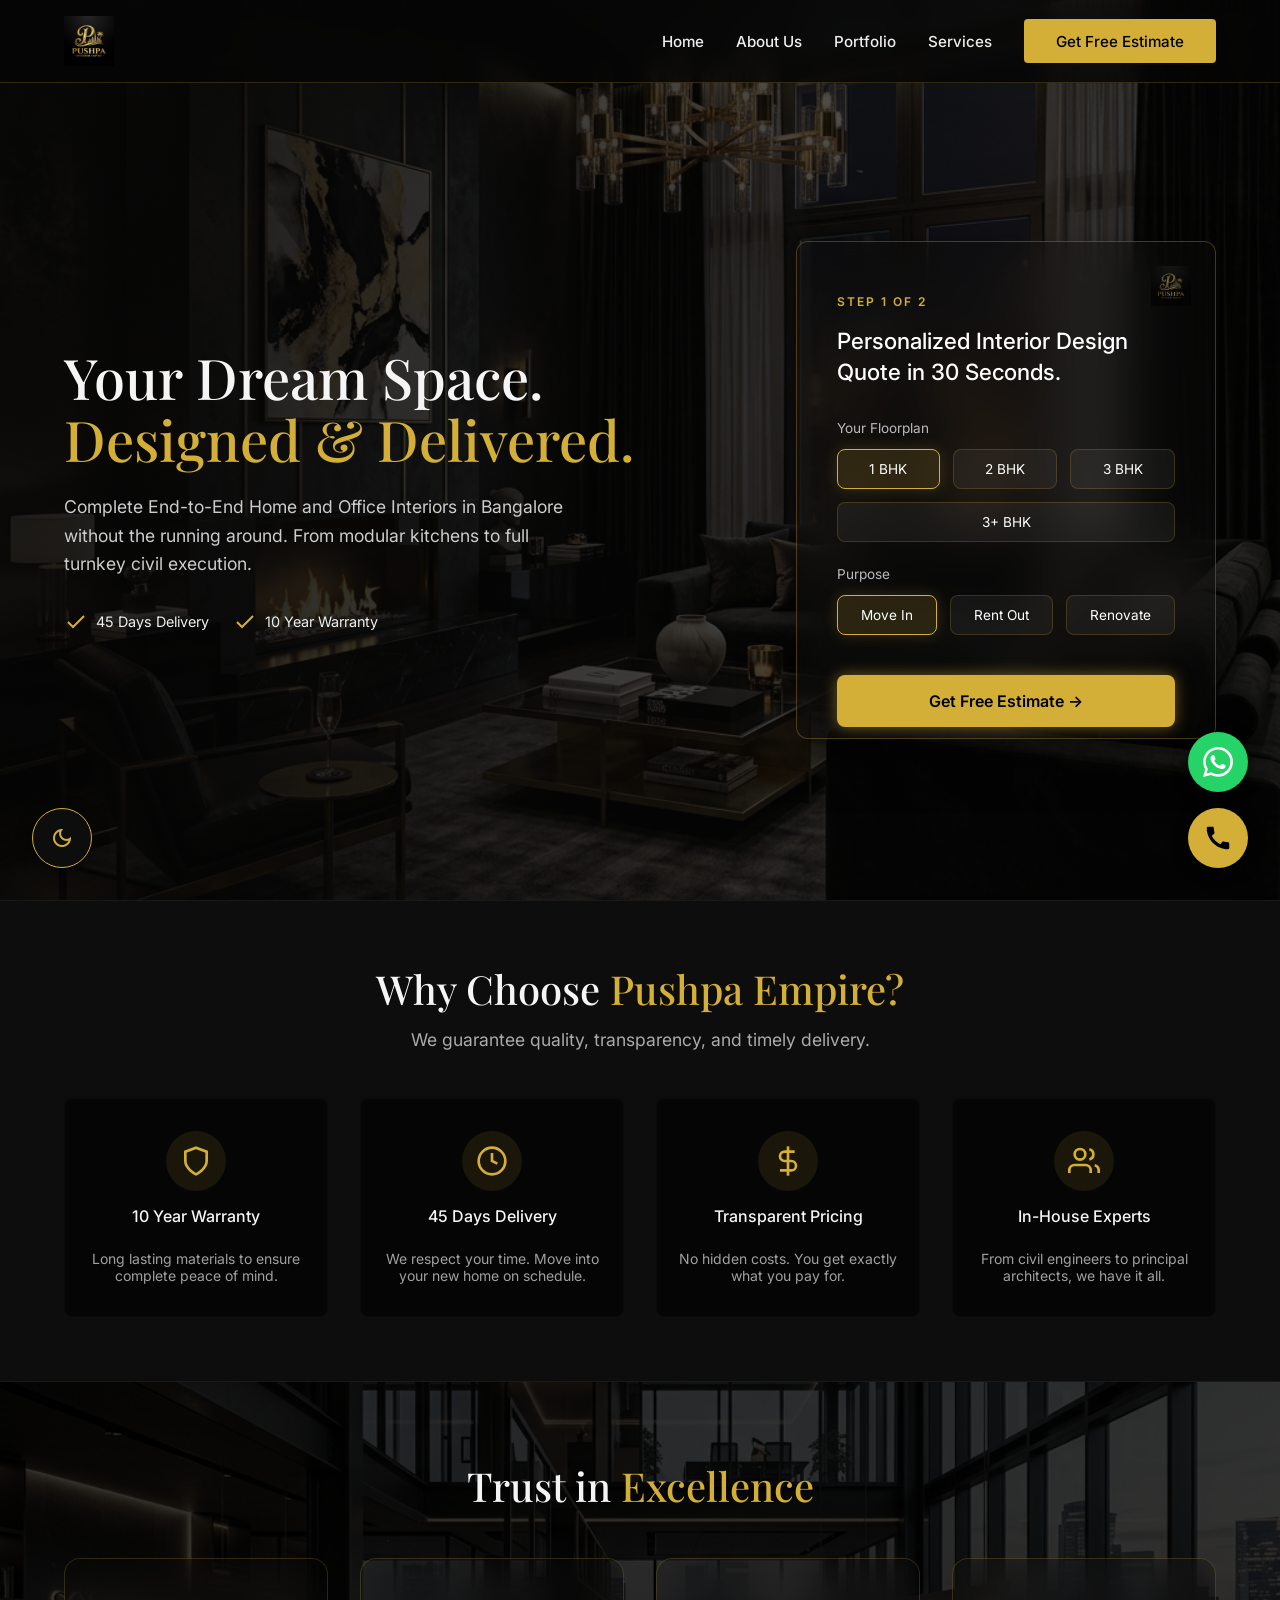
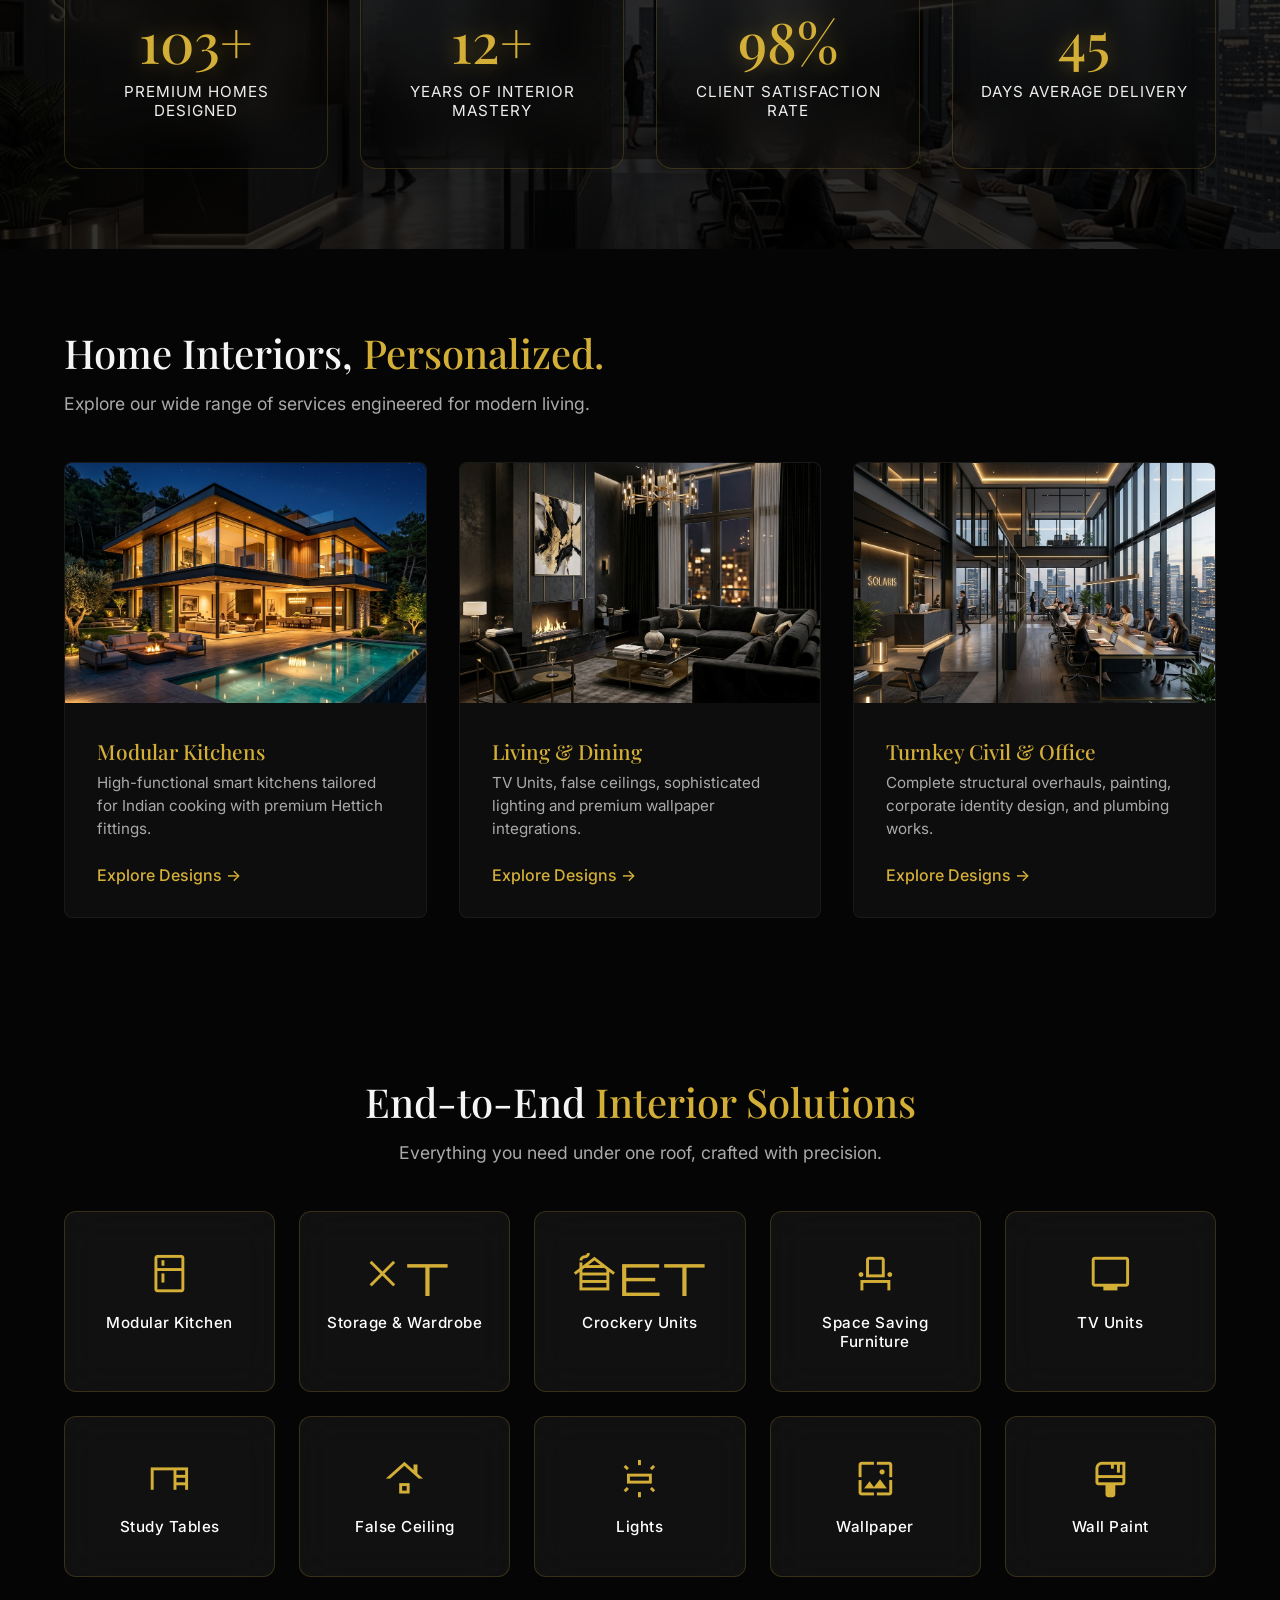
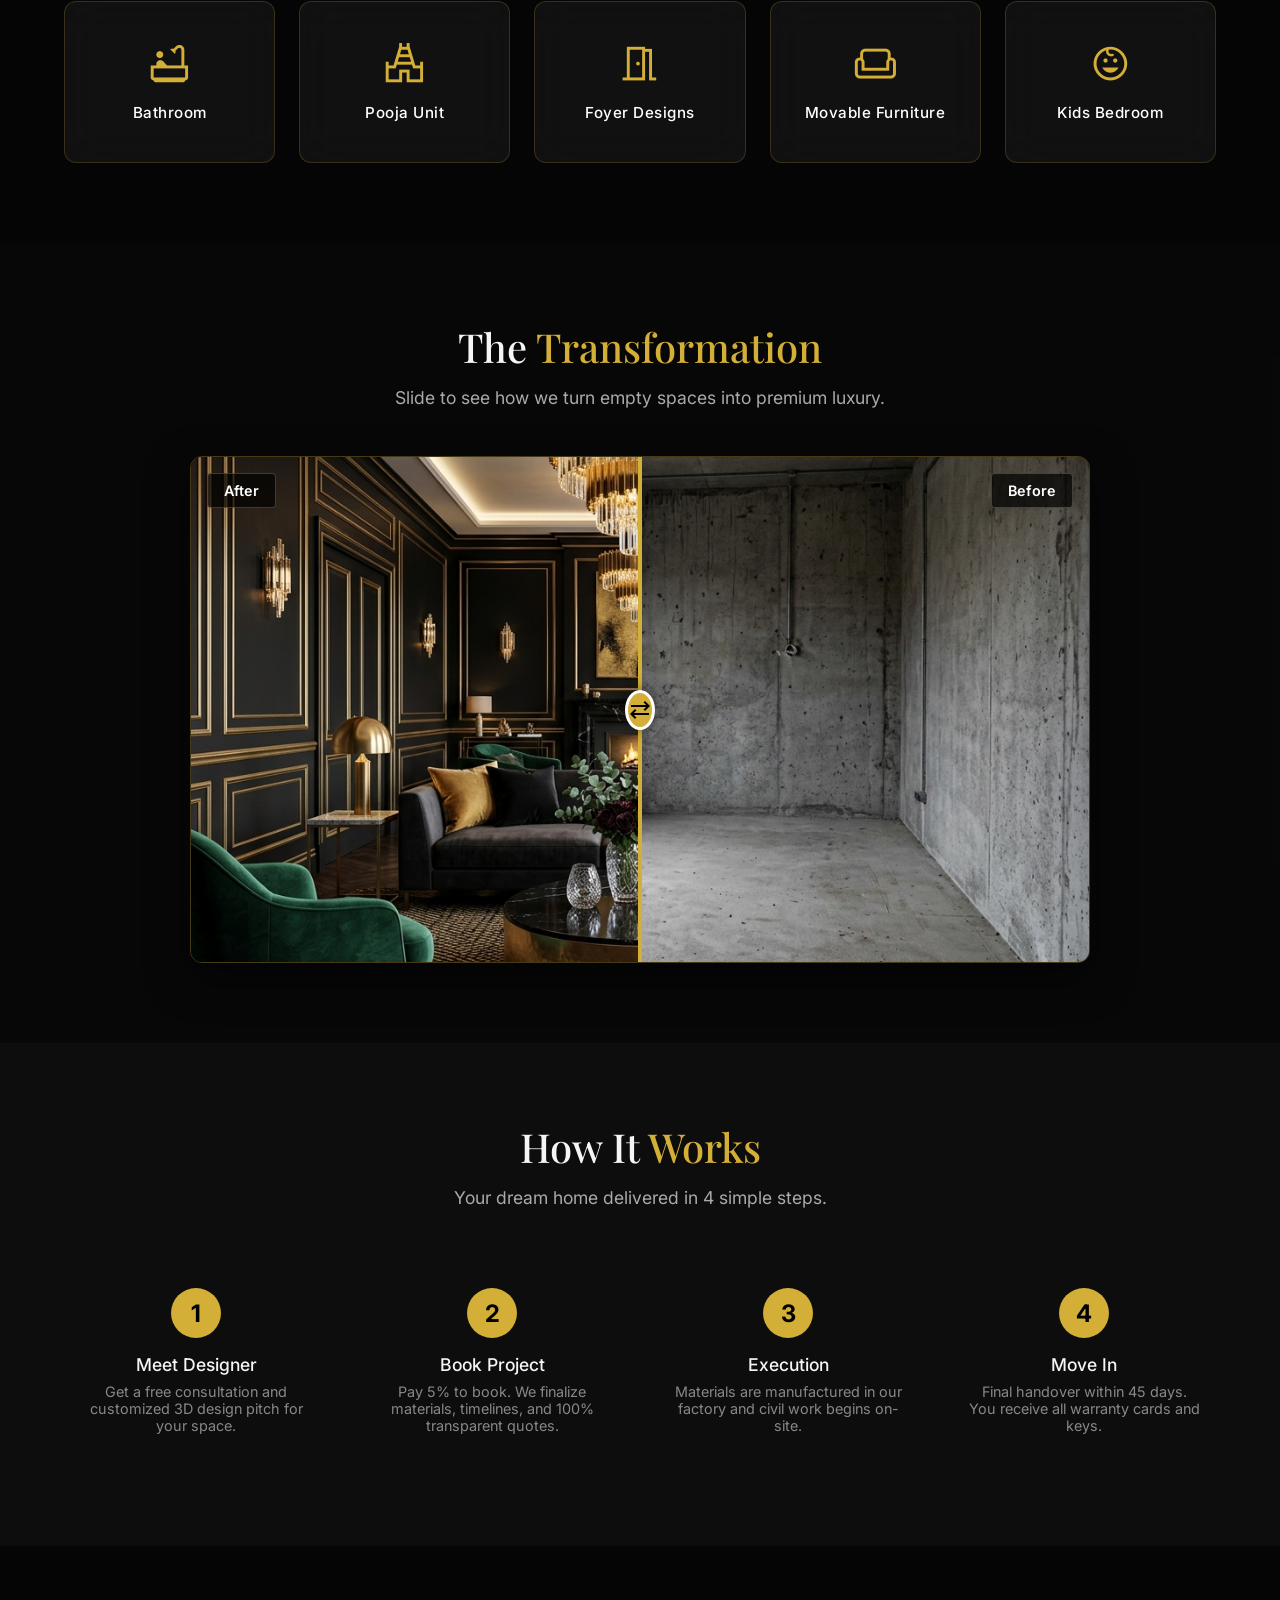
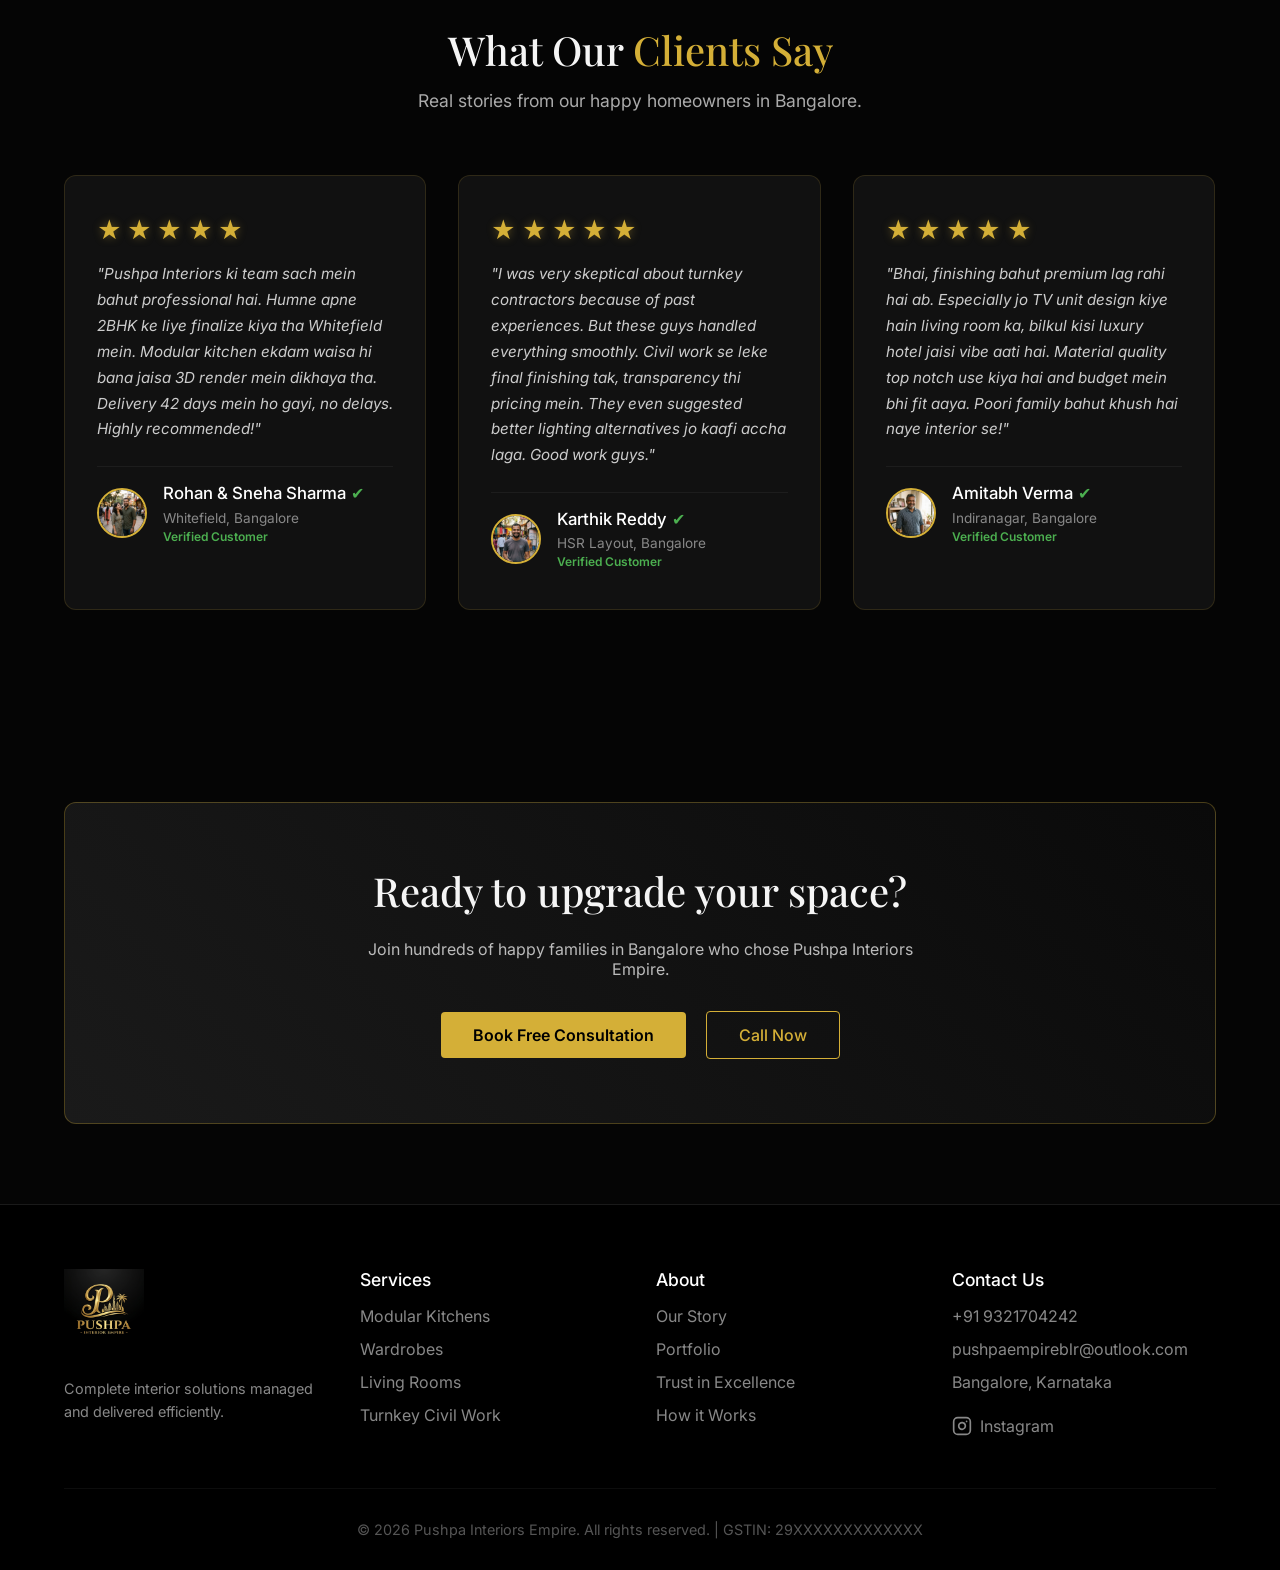
<file: index.html>
<!DOCTYPE html>
<html lang="en">

<head>
    <meta charset="UTF-8">
    <meta name="viewport" content="width=device-width, initial-scale=1.0">
    <title>Pushpa Interiors Empire | Complete Home Interiors in Bangalore</title>
    <meta name="description"
        content="End-to-End Home & Office interiors without the running around. Designed, Managed, and Delivered with absolute precision.">

    <link rel="preconnect" href="https://fonts.googleapis.com">
    <link rel="preconnect" href="https://fonts.gstatic.com" crossorigin>
    <link
        href="https://fonts.googleapis.com/css2?family=Inter:wght@300;400;500;600;700&family=Playfair+Display:ital,wght@0,400;0,600;0,700;1,400&display=swap"
        rel="stylesheet">
    <link rel="stylesheet"
        href="https://fonts.googleapis.com/css2?family=Material+Symbols+Outlined:opsz,wght,FILL,GRAD@24,200,0,0" />

    <link rel="stylesheet" href="style.css">
</head>

<body>

    <!-- Luxury Unboxing Overlay -->
    <div id="unboxing-overlay">
        <div class="box-quadrant quad-tl"></div>
        <div class="box-quadrant quad-tr"></div>
        <div class="box-quadrant quad-bl"></div>
        <div class="box-quadrant quad-br"></div>

        <div class="gold-ribbon"></div>

        <div class="transition-logo">
            <img src="assets/logo.png" alt="Pushpa Interiors Empire Logo" style="height: 120px; width: auto; max-width: 100%;">
        </div>

        <div class="liquid-reveal-bubble"></div>
        <div class="lens-flare"></div>
    </div>

    <!-- Main Clean Header -->
    <header class="main-header">
        <div class="container nav-container">
            <div class="logo" style="display: flex; align-items: center;">
                <img src="assets/logo.png" alt="Pushpa Interiors Empire Logo" style="height: 50px;">
            </div>
            <ul class="nav-links">
                <li><a href="index.html">Home</a></li>
                <li><a href="about.html">About Us</a></li>
                <li><a href="portfolio.html">Portfolio</a></li>
                <li><a href="#services">Services</a></li>
                <li><a href="#contact" class="btn-gold" style="color: #000;">Get Free Estimate</a></li>
            </ul>
            <div class="mobile-toggle">
                <span></span>
                <span></span>
                <span></span>
            </div>
        </div>
    </header>

    <!-- High Converting Hero Section -->
    <section class="hero" id="home" style="scroll-margin-top: 80px;">
        <div class="container hero-content">
            <div class="hero-text">
                <h1 class="text-serif">Your Dream Space.<br> <span class="gold-text">Designed & Delivered.</span></h1>
                <p>Complete End-to-End Home and Office Interiors in Bangalore without the running around. From modular
                    kitchens to full turnkey civil execution.</p>

                <div class="hero-features">
                    <div class="hero-feature-item">
                        <svg viewBox="0 0 24 24" fill="none" stroke="currentColor" stroke-width="2">
                            <polyline points="20 6 9 17 4 12"></polyline>
                        </svg>
                        <span>45 Days Delivery</span>
                    </div>
                    <div class="hero-feature-item">
                        <svg viewBox="0 0 24 24" fill="none" stroke="currentColor" stroke-width="2">
                            <polyline points="20 6 9 17 4 12"></polyline>
                        </svg>
                        <span>10 Year Warranty</span>
                    </div>
                </div>
            </div>

            <!-- Interactive Liquid Glass Quote Form -->
            <div class="interactive-quote-card" id="contact">
                <div class="card-watermark">
                    <img src="assets/logo.png" alt="" style="height: 40px; opacity: 0.5;">
                </div>

                <form id="hero-quote-form" class="quote-steps-wrapper">

                    <!-- STEP 1 -->
                    <div class="quote-step step-1 active">
                        <span class="step-indicator gold-text">STEP 1 OF 2</span>
                        <h3>Personalized Interior Design Quote in 30 Seconds.</h3>

                        <div class="selection-group">
                            <label>Your Floorplan</label>
                            <div class="glass-radio-group">
                                <button type="button" class="glass-radio active" data-group="floorplan"
                                    data-value="1bhk"><span>1 BHK</span></button>
                                <button type="button" class="glass-radio" data-group="floorplan"
                                    data-value="2bhk"><span>2 BHK</span></button>
                                <button type="button" class="glass-radio" data-group="floorplan"
                                    data-value="3bhk"><span>3 BHK</span></button>
                                <button type="button" class="glass-radio" data-group="floorplan"
                                    data-value="3plus"><span>3+ BHK</span></button>
                            </div>
                        </div>

                        <div class="selection-group">
                            <label>Purpose</label>
                            <div class="glass-radio-group">
                                <button type="button" class="glass-radio active" data-group="purpose"
                                    data-value="move-in"><span>Move In</span></button>
                                <button type="button" class="glass-radio" data-group="purpose"
                                    data-value="rent-out"><span>Rent Out</span></button>
                                <button type="button" class="glass-radio" data-group="purpose"
                                    data-value="renovate"><span>Renovate</span></button>
                            </div>
                        </div>

                        <button type="button" class="btn-glowing-gold next-step-cta">Get Free Estimate &rarr;</button>
                    </div>

                    <!-- STEP 2 -->
                    <div class="quote-step step-2">
                        <span class="step-indicator gold-text">STEP 2 OF 2</span>
                        <h3 style="margin-bottom: 2rem;">Where should we send your quote?</h3>

                        <div class="form-inputs-group">
                            <div class="form-group">
                                <input type="text" id="quote-name" required placeholder="Your Full Name"
                                    class="form-input">
                            </div>
                            <div class="form-group">
                                <input type="tel" id="quote-phone" required placeholder="Your Phone Number"
                                    class="form-input">
                            </div>
                        </div>

                        <div class="step-actions">
                            <button type="button" class="btn-glass back-step-cta">&larr; Back</button>
                            <button type="submit" class="btn-glowing-gold submit-cta">Send My Quote</button>
                        </div>
                    </div>

                </form>
            </div>
        </div>
    </section>

    <!-- Why Choose Us -->
    <section class="why-us">
        <div class="container">
            <h2 class="section-title text-serif center">Why Choose <span class="gold-text">Pushpa Empire?</span></h2>
            <p class="section-subtitle center">We guarantee quality, transparency, and timely delivery.</p>

            <div class="badges-grid">
                <div class="badge-item">
                    <div class="badge-icon">
                        <svg width="32" height="32" viewBox="0 0 24 24" fill="none" stroke="currentColor"
                            stroke-width="2">
                            <path d="M12 22s8-4 8-10V5l-8-3-8 3v7c0 6 8 10 8 10z"></path>
                        </svg>
                    </div>
                    <h4>10 Year Warranty</h4>
                    <p class="text-small text-muted mt-4">Long lasting materials to ensure complete peace of mind.</p>
                </div>
                <div class="badge-item">
                    <div class="badge-icon">
                        <svg width="32" height="32" viewBox="0 0 24 24" fill="none" stroke="currentColor"
                            stroke-width="2">
                            <circle cx="12" cy="12" r="10"></circle>
                            <polyline points="12 6 12 12 16 14"></polyline>
                        </svg>
                    </div>
                    <h4>45 Days Delivery</h4>
                    <p class="text-small text-muted mt-4">We respect your time. Move into your new home on schedule.</p>
                </div>
                <div class="badge-item">
                    <div class="badge-icon">
                        <svg width="32" height="32" viewBox="0 0 24 24" fill="none" stroke="currentColor"
                            stroke-width="2">
                            <line x1="12" y1="1" x2="12" y2="23"></line>
                            <path d="M17 5H9.5a3.5 3.5 0 0 0 0 7h5a3.5 3.5 0 0 1 0 7H6"></path>
                        </svg>
                    </div>
                    <h4>Transparent Pricing</h4>
                    <p class="text-small text-muted mt-4">No hidden costs. You get exactly what you pay for.</p>
                </div>
                <div class="badge-item">
                    <div class="badge-icon">
                        <svg width="32" height="32" viewBox="0 0 24 24" fill="none" stroke="currentColor"
                            stroke-width="2">
                            <path d="M17 21v-2a4 4 0 0 0-4-4H5a4 4 0 0 0-4 4v2"></path>
                            <circle cx="9" cy="7" r="4"></circle>
                            <path d="M23 21v-2a4 4 0 0 0-3-3.87"></path>
                            <path d="M16 3.13a4 4 0 0 1 0 7.75"></path>
                        </svg>
                    </div>
                    <h4>In-House Experts</h4>
                    <p class="text-small text-muted mt-4">From civil engineers to principal architects, we have it all.
                    </p>
                </div>
            </div>
        </div>
    </section>

    <!-- Trust in Excellence Stats -->
    <section class="section-padding stats-section" id="trust">
        <div class="stats-bg-image" style="background-image:url('assets/office.png');"></div>
        <div class="container">
            <h2 class="section-title text-serif center" style="position:relative; z-index:2;">Trust in <span
                    class="gold-text">Excellence</span></h2>

            <div class="stats-grid">
                <div class="stat-card">
                    <h3 class="stat-number gold-text"><span class="counter" data-target="125">0</span>+</h3>
                    <p class="stat-text">Premium Homes Designed</p>
                </div>
                <div class="stat-card">
                    <h3 class="stat-number gold-text"><span class="counter" data-target="12">0</span>+</h3>
                    <p class="stat-text">Years of Interior Mastery</p>
                </div>
                <div class="stat-card">
                    <h3 class="stat-number gold-text"><span class="counter" data-target="98">0</span>%</h3>
                    <p class="stat-text">Client Satisfaction Rate</p>
                </div>
                <div class="stat-card">
                    <h3 class="stat-number gold-text"><span class="counter" data-target="45">0</span></h3>
                    <p class="stat-text">Days Average Delivery</p>
                </div>
            </div>
        </div>
    </section>

    <!-- Services Section -->
    <section class="section-padding" id="services" style="scroll-margin-top: 80px;">
        <div class="container">
            <h2 class="section-title text-serif">Home Interiors, <span class="gold-text">Personalized.</span></h2>
            <p class="section-subtitle">Explore our wide range of services engineered for modern living.</p>

            <div class="services-grid">
                <div class="service-card">
                    <img src="assets/villa.png" alt="Modular Kitchen" class="service-img">
                    <div class="service-content">
                        <h3 class="text-serif">Modular Kitchens</h3>
                        <p>High-functional smart kitchens tailored for Indian cooking with premium Hettich fittings.</p>
                        <a href="#contact" class="gold-text" style="font-weight: 500; text-decoration: none;">Explore
                            Designs &rarr;</a>
                    </div>
                </div>
                <div class="service-card">
                    <img src="assets/living-room.png" alt="Living Room" class="service-img">
                    <div class="service-content">
                        <h3 class="text-serif">Living & Dining</h3>
                        <p>TV Units, false ceilings, sophisticated lighting and premium wallpaper integrations.</p>
                        <a href="#contact" class="gold-text" style="font-weight: 500; text-decoration: none;">Explore
                            Designs &rarr;</a>
                    </div>
                </div>
                <div class="service-card">
                    <img src="assets/office.png" alt="Turnkey Civil" class="service-img">
                    <div class="service-content">
                        <h3 class="text-serif">Turnkey Civil & Office</h3>
                        <p>Complete structural overhauls, painting, corporate identity design, and plumbing works.</p>
                        <a href="#contact" class="gold-text" style="font-weight: 500; text-decoration: none;">Explore
                            Designs &rarr;</a>
                    </div>
                </div>
            </div>
        </div>
    </section>

    <!-- End-to-End Solutions Grid -->
    <section class="section-padding" id="end-to-end" style="scroll-margin-top: 80px;">
        <div class="container">
            <h2 class="section-title text-serif center">End-to-End <span class="gold-text">Interior Solutions</span>
            </h2>
            <p class="section-subtitle center">Everything you need under one roof, crafted with precision.</p>

            <div class="solutions-grid reveal-stagger">
                <div class="solution-card">
                    <span class="material-symbols-outlined solution-icon">kitchen</span>
                    <h5>Modular Kitchen</h5>
                </div>
                <div class="solution-card">
                    <span class="material-symbols-outlined solution-icon">closet</span>
                    <h5>Storage & Wardrobe</h5>
                </div>
                <div class="solution-card">
                    <span class="material-symbols-outlined solution-icon">cabinet</span>
                    <h5>Crockery Units</h5>
                </div>
                <div class="solution-card">
                    <span class="material-symbols-outlined solution-icon">event_seat</span>
                    <h5>Space Saving Furniture</h5>
                </div>
                <div class="solution-card">
                    <span class="material-symbols-outlined solution-icon">tv</span>
                    <h5>TV Units</h5>
                </div>
                <div class="solution-card">
                    <span class="material-symbols-outlined solution-icon">desk</span>
                    <h5>Study Tables</h5>
                </div>
                <div class="solution-card">
                    <span class="material-symbols-outlined solution-icon">roofing</span>
                    <h5>False Ceiling</h5>
                </div>
                <div class="solution-card">
                    <span class="material-symbols-outlined solution-icon">tungsten</span>
                    <h5>Lights</h5>
                </div>
                <div class="solution-card">
                    <span class="material-symbols-outlined solution-icon">wallpaper</span>
                    <h5>Wallpaper</h5>
                </div>
                <div class="solution-card">
                    <span class="material-symbols-outlined solution-icon">format_paint</span>
                    <h5>Wall Paint</h5>
                </div>
                <div class="solution-card">
                    <span class="material-symbols-outlined solution-icon">bathtub</span>
                    <h5>Bathroom</h5>
                </div>
                <div class="solution-card">
                    <span class="material-symbols-outlined solution-icon">temple_hindu</span>
                    <h5>Pooja Unit</h5>
                </div>
                <div class="solution-card">
                    <span class="material-symbols-outlined solution-icon">meeting_room</span>
                    <h5>Foyer Designs</h5>
                </div>
                <div class="solution-card">
                    <span class="material-symbols-outlined solution-icon">weekend</span>
                    <h5>Movable Furniture</h5>
                </div>
                <div class="solution-card">
                    <span class="material-symbols-outlined solution-icon">child_care</span>
                    <h5>Kids Bedroom</h5>
                </div>
            </div>
        </div>
        </div>
    </section>

    <!-- Transformation Slider -->
    <section class="section-padding" id="transformation" style="background: rgba(10,10,10,0.5);">
        <div class="container">
            <h2 class="section-title text-serif center">The <span class="gold-text">Transformation</span></h2>
            <p class="section-subtitle center">Slide to see how we turn empty spaces into premium luxury.</p>

            <div class="ba-slider-container">
                <div class="ba-slider">
                    <!-- Before Image (Base) -->
                    <div class="ba-image ba-before">
                        <img src="assets/before_room.png" alt="Empty Room">
                        <span class="ba-label label-before">Before</span>
                    </div>
                    <!-- After Image (Clipped) -->
                    <div class="ba-image ba-after" id="baAfter">
                        <img src="assets/after_room.png" alt="Luxurious Room">
                        <span class="ba-label label-after">After</span>
                    </div>
                    <!-- Handle -->
                    <div class="ba-handle" id="baHandle">
                        <span class="material-symbols-outlined">sync_alt</span>
                    </div>
                </div>
                <!-- Range Input Overlay -->
                <input type="range" min="0" max="100" value="50" class="ba-slider-input" id="baSliderInput">
            </div>
        </div>
    </section>

    <!-- How It Works -->
    <section class="section-padding process" id="process" style="scroll-margin-top: 80px;">
        <div class="container">
            <h2 class="section-title text-serif center">How It <span class="gold-text">Works</span></h2>
            <p class="section-subtitle center">Your dream home delivered in 4 simple steps.</p>

            <div class="process-grid">
                <div class="process-step">
                    <div class="step-number">1</div>
                    <h4>Meet Designer</h4>
                    <p>Get a free consultation and customized 3D design pitch for your space.</p>
                </div>
                <!-- Connector logic can be added in CSS, skipped for simplicity -->
                <div class="process-step">
                    <div class="step-number">2</div>
                    <h4>Book Project</h4>
                    <p>Pay 5% to book. We finalize materials, timelines, and 100% transparent quotes.</p>
                </div>
                <div class="process-step">
                    <div class="step-number">3</div>
                    <h4>Execution</h4>
                    <p>Materials are manufactured in our factory and civil work begins on-site.</p>
                </div>
                <div class="process-step">
                    <div class="step-number">4</div>
                    <h4>Move In</h4>
                    <p>Final handover within 45 days. You receive all warranty cards and keys.</p>
                </div>
            </div>
        </div>
    </section>

    <!-- Client Reviews -->
    <section class="section-padding" id="reviews" style="scroll-margin-top: 80px;">
        <div class="container">
            <h2 class="section-title text-serif center">What Our <span class="gold-text">Clients Say</span></h2>
            <p class="section-subtitle center">Real stories from our happy homeowners in Bangalore.</p>

            <div class="reviews-slider-wrapper">
                <div class="reviews-slider" id="reviewsSlider">
                    <!-- Review 1 -->
                    <div class="review-card">
                        <div class="review-header">
                            <div class="review-stars">
                                <span>&#9733;</span><span>&#9733;</span><span>&#9733;</span><span>&#9733;</span><span>&#9733;</span>
                            </div>
                        </div>
                        <p class="review-text">"Pushpa Interiors ki team sach mein bahut professional hai. Humne apne 2BHK ke liye finalize kiya tha Whitefield mein. Modular kitchen ekdam waisa hi bana jaisa 3D render mein dikhaya tha. Delivery 42 days mein ho gayi, no delays. Highly recommended!"</p>
                        <div class="review-author">
                            <img src="assets/client_1.png" alt="Rohan & Sneha">
                            <div>
                                <h4 style="display:flex; align-items:center; gap:5px;">Rohan & Sneha Sharma <span title="Verified Customer" style="color:#4CAF50; font-size:1rem;">✔</span></h4>
                                <span>Whitefield, Bangalore</span>
                                <div style="color: #4CAF50; font-size: 0.75rem; font-weight: 600; margin-top:2px;">Verified Customer</div>
                            </div>
                        </div>
                    </div>

                    <!-- Review 2 -->
                    <div class="review-card">
                        <div class="review-header">
                            <div class="review-stars">
                                <span>&#9733;</span><span>&#9733;</span><span>&#9733;</span><span>&#9733;</span><span>&#9733;</span>
                            </div>
                        </div>
                        <p class="review-text">"I was very skeptical about turnkey contractors because of past experiences. But these guys handled everything smoothly. Civil work se leke final finishing tak, transparency thi pricing mein. They even suggested better lighting alternatives jo kaafi accha laga. Good work guys."</p>
                        <div class="review-author">
                            <img src="assets/client_2.png" alt="Karthik Reddy">
                            <div>
                                <h4 style="display:flex; align-items:center; gap:5px;">Karthik Reddy <span title="Verified Customer" style="color:#4CAF50; font-size:1rem;">✔</span></h4>
                                <span>HSR Layout, Bangalore</span>
                                <div style="color: #4CAF50; font-size: 0.75rem; font-weight: 600; margin-top:2px;">Verified Customer</div>
                            </div>
                        </div>
                    </div>

                    <!-- Review 3 -->
                    <div class="review-card">
                        <div class="review-header">
                            <div class="review-stars">
                                <span>&#9733;</span><span>&#9733;</span><span>&#9733;</span><span>&#9733;</span><span>&#9733;</span>
                            </div>
                        </div>
                        <p class="review-text">"Bhai, finishing bahut premium lag rahi hai ab. Especially jo TV unit design kiye hain living room ka, bilkul kisi luxury hotel jaisi vibe aati hai. Material quality top notch use kiya hai and budget mein bhi fit aaya. Poori family bahut khush hai naye interior se!"</p>
                        <div class="review-author">
                            <img src="assets/client_3.png" alt="Amitabh Verma">
                            <div>
                                <h4 style="display:flex; align-items:center; gap:5px;">Amitabh Verma <span title="Verified Customer" style="color:#4CAF50; font-size:1rem;">✔</span></h4>
                                <span>Indiranagar, Bangalore</span>
                                <div style="color: #4CAF50; font-size: 0.75rem; font-weight: 600; margin-top:2px;">Verified Customer</div>
                            </div>
                        </div>
                    </div>
                </div>
            </div>
        </div>
    </section>

    <!-- CTA Banner -->
    <section class="section-padding">
        <div class="container">
            <div class="cta-banner">
                <h2 class="text-serif mb-4" style="font-size: 2.5rem;">Ready to upgrade your space?</h2>
                <p class="mb-4" style="color: #bbb; max-width: 600px; margin: 0 auto 2rem;">Join hundreds of happy
                    families in Bangalore who chose Pushpa Interiors Empire.</p>
                <a href="#home" class="btn-gold">Book Free Consultation</a>
                <a href="tel:+919321704242" class="btn-gold-outline" style="margin-left: 1rem;">Call Now</a>
            </div>
        </div>
    </section>

    <!-- Footer -->
    <footer class="footer">
        <div class="container">
            <div class="footer-grid">
                <div class="footer-col">
                    <div class="footer-logo">
                        <img src="assets/logo.png" alt="Pushpa Interiors Empire Logo" style="height: 80px; margin-bottom: 5px;">
                    </div>
                    <p style="color: #888; font-size: 0.9rem; line-height: 1.6;">Complete interior solutions managed and
                        delivered efficiently.</p>
                </div>
                <div class="footer-col">
                    <h4>Services</h4>
                    <ul>
                        <li><a href="#">Modular Kitchens</a></li>
                        <li><a href="#">Wardrobes</a></li>
                        <li><a href="#">Living Rooms</a></li>
                        <li><a href="#">Turnkey Civil Work</a></li>
                    </ul>
                </div>
                <div class="footer-col">
                    <h4>About</h4>
                    <ul>
                        <li><a href="about.html">Our Story</a></li>
                        <li><a href="portfolio.html">Portfolio</a></li>
                        <li><a href="#trust">Trust in Excellence</a></li>
                        <li><a href="#process">How it Works</a></li>
                    </ul>
                </div>
                <div class="footer-col">
                    <h4>Contact Us</h4>
                    <ul>
                        <li style="color:#888;">+91 9321704242</li>
                        <li><a href="mailto:pushpaempireblr@outlook.com">pushpaempireblr@outlook.com</a></li>
                        <li style="color:#888; margin-top:10px;">Bangalore, Karnataka</li>
                    </ul>
                    <div class="social-links" style="margin-top: 1.5rem;">
                        <a href="#" target="_blank" title="Instagram" style="display: inline-flex; align-items: center; gap: 8px;">
                            <svg viewBox="0 0 24 24" width="20" height="20" stroke="currentColor" stroke-width="2" fill="none" stroke-linecap="round" stroke-linejoin="round"><rect x="2" y="2" width="20" height="20" rx="5" ry="5"></rect><path d="M16 11.37A4 4 0 1 1 12.63 8 4 4 0 0 1 16 11.37z"></path><line x1="17.5" y1="6.5" x2="17.51" y2="6.5"></line></svg>
                            Instagram
                        </a>
                    </div>
                </div>
            </div>
            <div class="footer-bottom">
                <p>&copy; 2026 Pushpa Interiors Empire. All rights reserved. | GSTIN: 29XXXXXXXXXXXXX</p>
            </div>
        </div>
    </footer>

    <!-- Theme Mode Toggle -->
    <div class="theme-toggle-container">
        <button id="theme-toggle" class="action-btn theme-btn" title="Toggle Light/Dark Mode">
            <span class="material-symbols-outlined dark-icon">dark_mode</span>
            <span class="material-symbols-outlined light-icon" style="display:none;">light_mode</span>
        </button>
    </div>

    <!-- Fixed Contact Buttons (Like Homelane) -->
    <div class="floating-contact">
        <a href="https://wa.me/919321704242" target="_blank" class="action-btn whatsapp-btn" title="WhatsApp Us">
            <svg viewBox="0 0 24 24" fill="currentColor" width="30" height="30">
                <path
                    d="M17.472 14.382c-.297-.149-1.758-.867-2.03-.967-.273-.099-.471-.148-.67.15-.197.297-.767.966-.94 1.164-.173.199-.347.223-.644.075-.297-.15-1.255-.463-2.39-1.475-.888-.788-1.489-1.761-1.662-2.06-.173-.297-.018-.458.13-.606.134-.133.298-.347.446-.52.149-.174.198-.298.298-.497.099-.198.05-.371-.025-.52-.075-.149-.669-1.612-.916-2.207-.242-.579-.487-.5-.669-.51-.173-.008-.371-.01-.57-.01-.198 0-.52.074-.792.372-.272.297-1.04 1.016-1.04 2.479 0 1.462 1.065 2.875 1.213 3.074.149.198 2.096 3.2 5.077 4.487.709.306 1.262.489 1.694.625.712.227 1.36.195 1.871.118.571-.085 1.758-.719 2.006-1.413.248-.694.248-1.289.173-1.413-.074-.124-.272-.198-.57-.347m-5.421 7.403h-.004a9.87 9.87 0 01-5.031-1.378l-.361-.214-3.741.982.998-3.648-.235-.374a9.86 9.86 0 01-1.51-5.26c.001-5.45 4.436-9.884 9.888-9.884 2.64 0 5.122 1.03 6.988 2.898a9.825 9.825 0 012.893 6.994c-.003 5.45-4.437 9.884-9.885 9.884m8.413-18.297A11.815 11.815 0 0012.05 0C5.495 0 .16 5.335.157 11.892c0 2.096.547 4.142 1.588 5.945L.057 24l6.305-1.654a11.882 11.882 0 005.683 1.448h.005c6.554 0 11.89-5.335 11.893-11.893a11.821 11.821 0 00-3.48-8.413z" />
            </svg>
        </a>
        <a href="tel:+919321704242" class="action-btn call-btn" title="Call Us">
            <svg viewBox="0 0 24 24" fill="currentColor" width="30" height="30">
                <path
                    d="M20.01 15.38c-1.23 0-2.42-.2-3.53-.56a.977.977 0 00-1.01.24l-1.57 1.97c-2.83-1.35-5.48-3.9-6.89-6.83l1.95-1.66c.27-.28.35-.67.24-1.02-.37-1.11-.56-2.3-.56-3.53 0-.54-.45-.99-.99-.99H4.19C3.65 3 3 3.24 3 3.99 3 13.28 10.73 21 20.01 21c.71 0 .99-.63.99-1.18v-3.45c0-.54-.45-.99-.99-.99z" />
            </svg>
        </a>
    </div>

    <script src="script.js"></script>
</body>

</html>
</file>
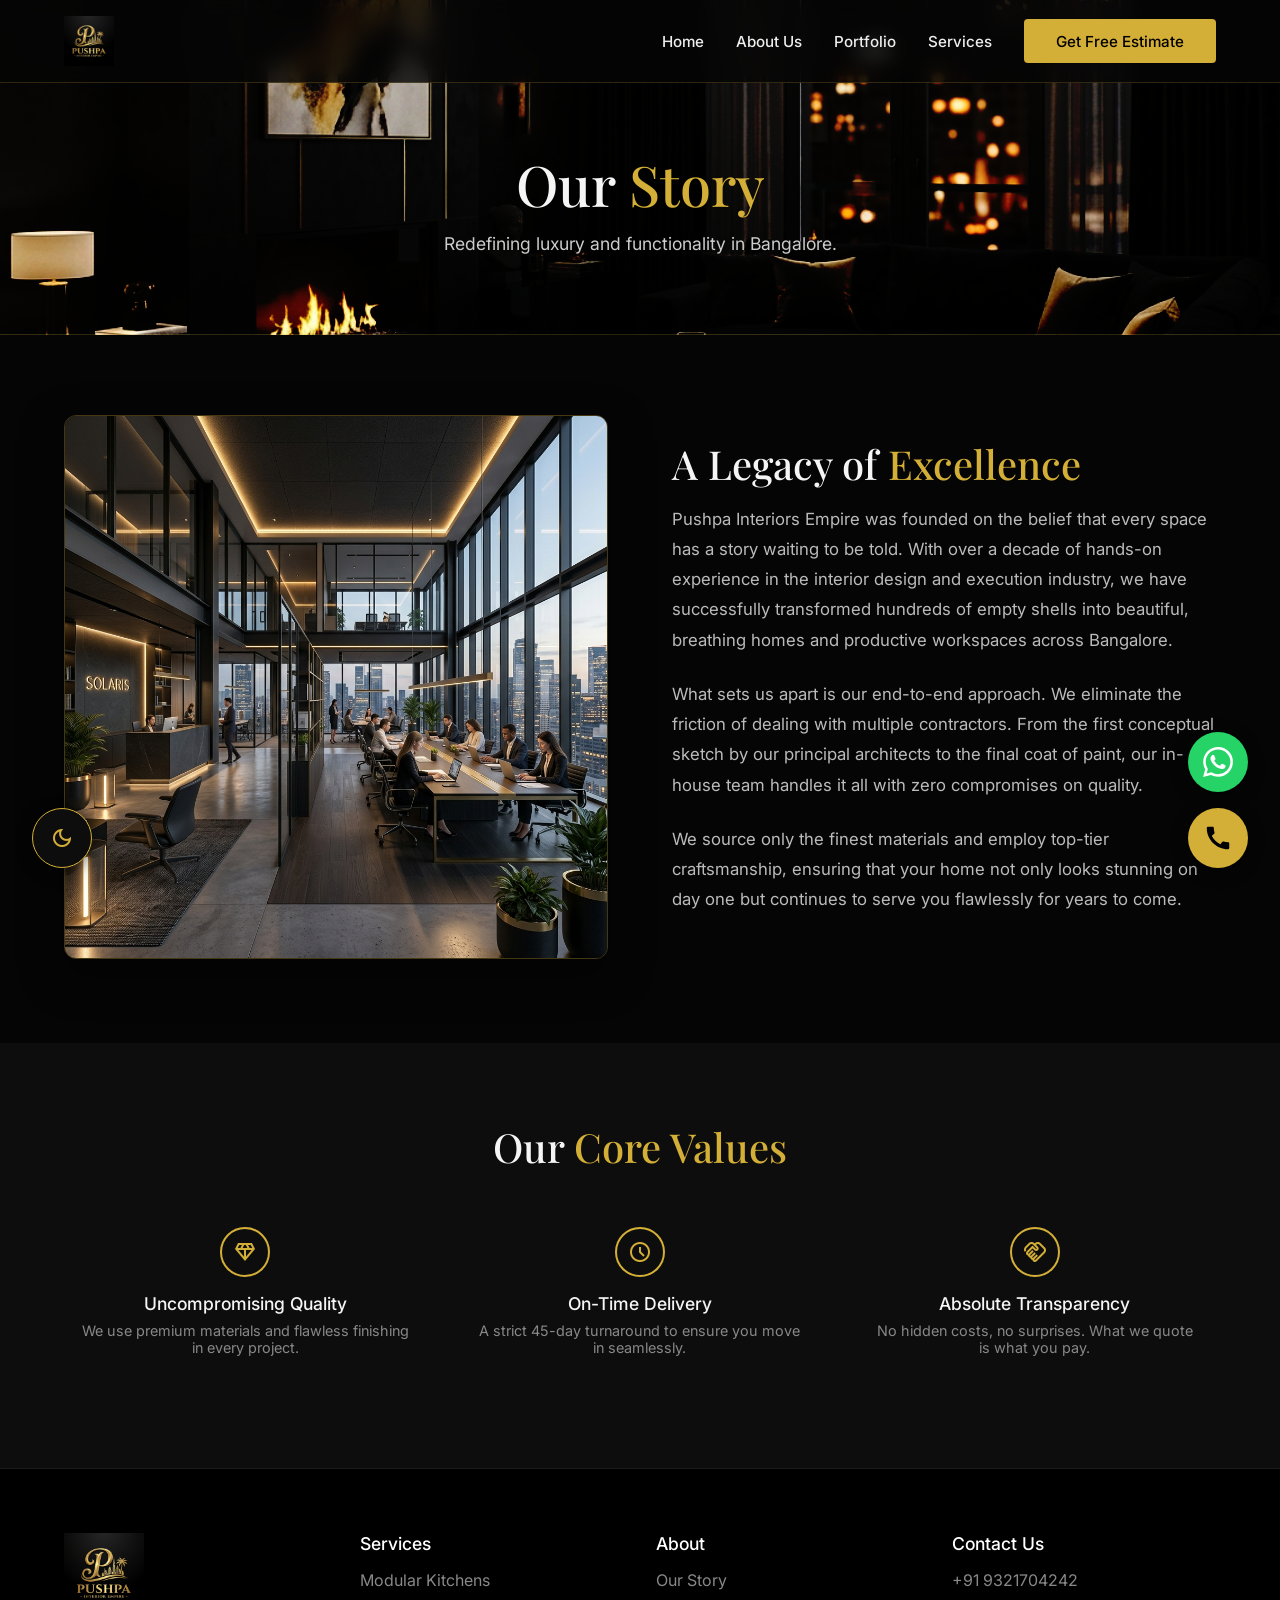
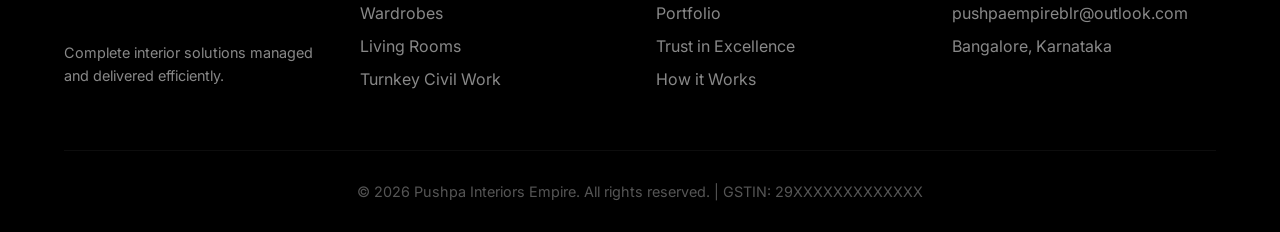
<file: about.html>
<!DOCTYPE html>
<html lang="en">

<head>
    <meta charset="UTF-8">
    <meta name="viewport" content="width=device-width, initial-scale=1.0">
    <title>About Us | Pushpa Interiors Empire</title>
    <meta name="description"
        content="Learn more about the history and vision of Pushpa Interiors Empire in Bangalore.">

    <link rel="preconnect" href="https://fonts.googleapis.com">
    <link rel="preconnect" href="https://fonts.gstatic.com" crossorigin>
    <link
        href="https://fonts.googleapis.com/css2?family=Inter:wght@300;400;500;600;700&family=Playfair+Display:ital,wght@0,400;0,600;0,700;1,400&display=swap"
        rel="stylesheet">
    <link rel="stylesheet"
        href="https://fonts.googleapis.com/css2?family=Material+Symbols+Outlined:opsz,wght,FILL,GRAD@24,200,0,0" />

    <link rel="stylesheet" href="style.css">
</head>

<body>

    <!-- Main Clean Header -->
    <header class="main-header">
        <div class="container nav-container">
            <div class="logo" style="display: flex; align-items: center;">
                <img src="assets/logo.png" alt="Pushpa Interiors Empire Logo" style="height: 50px;">
            </div>
            <ul class="nav-links">
                <li><a href="index.html">Home</a></li>
                <li><a href="about.html" class="gold-text">About Us</a></li>
                <li><a href="portfolio.html">Portfolio</a></li>
                <li><a href="index.html#services">Services</a></li>
                <li><a href="index.html#contact" class="btn-gold" style="color: #000;">Get Free Estimate</a></li>
            </ul>
            <div class="mobile-toggle">
                <span></span>
                <span></span>
                <span></span>
            </div>
        </div>
    </header>

    <!-- Page Header -->
    <section class="page-header">
        <div class="container">
            <h1 class="text-serif">Our <span class="gold-text">Story</span></h1>
            <p>Redefining luxury and functionality in Bangalore.</p>
        </div>
    </section>

    <!-- About Content -->
    <section class="section-padding">
        <div class="container">
            <div class="about-content-wrapper">
                <div class="about-image">
                    <img src="assets/office.png" alt="About Pushpa Interiors">
                </div>
                <div class="about-text">
                    <h2 class="section-title text-serif">A Legacy of <span class="gold-text">Excellence</span></h2>
                    <p>Pushpa Interiors Empire was founded on the belief that every space has a story waiting to be told. With over a decade of hands-on experience in the interior design and execution industry, we have successfully transformed hundreds of empty shells into beautiful, breathing homes and productive workspaces across Bangalore.</p>
                    <p>What sets us apart is our end-to-end approach. We eliminate the friction of dealing with multiple contractors. From the first conceptual sketch by our principal architects to the final coat of paint, our in-house team handles it all with zero compromises on quality.</p>
                    <p>We source only the finest materials and employ top-tier craftsmanship, ensuring that your home not only looks stunning on day one but continues to serve you flawlessly for years to come.</p>
                </div>
            </div>
        </div>
    </section>

    <!-- Core Values -->
    <section class="section-padding process">
        <div class="container">
            <h2 class="section-title text-serif center">Our <span class="gold-text">Core Values</span></h2>
            <div class="process-grid mt-4">
                <div class="process-step">
                    <div class="step-number" style="background:transparent; color:var(--color-gold-mid); border:2px solid var(--color-gold-mid);"><span class="material-symbols-outlined">diamond</span></div>
                    <h4>Uncompromising Quality</h4>
                    <p>We use premium materials and flawless finishing in every project.</p>
                </div>
                <div class="process-step">
                    <div class="step-number" style="background:transparent; color:var(--color-gold-mid); border:2px solid var(--color-gold-mid);"><span class="material-symbols-outlined">schedule</span></div>
                    <h4>On-Time Delivery</h4>
                    <p>A strict 45-day turnaround to ensure you move in seamlessly.</p>
                </div>
                <div class="process-step">
                    <div class="step-number" style="background:transparent; color:var(--color-gold-mid); border:2px solid var(--color-gold-mid);"><span class="material-symbols-outlined">handshake</span></div>
                    <h4>Absolute Transparency</h4>
                    <p>No hidden costs, no surprises. What we quote is what you pay.</p>
                </div>
            </div>
        </div>
    </section>

    <!-- Footer -->
    <footer class="footer">
        <div class="container">
            <div class="footer-grid">
                <div class="footer-col">
                    <div class="footer-logo">
                        <img src="assets/logo.png" alt="Pushpa Interiors Empire Logo" style="height: 80px; margin-bottom: 5px;">
                    </div>
                    <p style="color: #888; font-size: 0.9rem; line-height: 1.6;">Complete interior solutions managed and
                        delivered efficiently.</p>
                </div>
                <div class="footer-col">
                    <h4>Services</h4>
                    <ul>
                        <li><a href="index.html#services">Modular Kitchens</a></li>
                        <li><a href="index.html#services">Wardrobes</a></li>
                        <li><a href="index.html#services">Living Rooms</a></li>
                        <li><a href="index.html#services">Turnkey Civil Work</a></li>
                    </ul>
                </div>
                <div class="footer-col">
                    <h4>About</h4>
                    <ul>
                        <li><a href="about.html">Our Story</a></li>
                        <li><a href="portfolio.html">Portfolio</a></li>
                        <li><a href="index.html#trust">Trust in Excellence</a></li>
                        <li><a href="index.html#process">How it Works</a></li>
                    </ul>
                </div>
                <div class="footer-col">
                    <h4>Contact Us</h4>
                    <ul>
                        <li style="color:#888;">+91 9321704242</li>
                        <li><a href="mailto:pushpaempireblr@outlook.com">pushpaempireblr@outlook.com</a></li>
                        <li style="color:#888; margin-top:10px;">Bangalore, Karnataka</li>
                    </ul>
                </div>
            </div>
            <div class="footer-bottom">
                <p>&copy; 2026 Pushpa Interiors Empire. All rights reserved. | GSTIN: 29XXXXXXXXXXXXX</p>
            </div>
        </div>
    </footer>

    <!-- Fixed Contact Buttons -->
    <div class="floating-contact">
        <a href="https://wa.me/919321704242" target="_blank" class="action-btn whatsapp-btn" title="WhatsApp Us">
            <svg viewBox="0 0 24 24" fill="currentColor" width="30" height="30">
                <path d="M17.472 14.382c-.297-.149-1.758-.867-2.03-.967-.273-.099-.471-.148-.67.15-.197.297-.767.966-.94 1.164-.173.199-.347.223-.644.075-.297-.15-1.255-.463-2.39-1.475-.888-.788-1.489-1.761-1.662-2.06-.173-.297-.018-.458.13-.606.134-.133.298-.347.446-.52.149-.174.198-.298.298-.497.099-.198.05-.371-.025-.52-.075-.149-.669-1.612-.916-2.207-.242-.579-.487-.5-.669-.51-.173-.008-.371-.01-.57-.01-.198 0-.52.074-.792.372-.272.297-1.04 1.016-1.04 2.479 0 1.462 1.065 2.875 1.213 3.074.149.198 2.096 3.2 5.077 4.487.709.306 1.262.489 1.694.625.712.227 1.36.195 1.871.118.571-.085 1.758-.719 2.006-1.413.248-.694.248-1.289.173-1.413-.074-.124-.272-.198-.57-.347m-5.421 7.403h-.004a9.87 9.87 0 01-5.031-1.378l-.361-.214-3.741.982.998-3.648-.235-.374a9.86 9.86 0 01-1.51-5.26c.001-5.45 4.436-9.884 9.888-9.884 2.64 0 5.122 1.03 6.988 2.898a9.825 9.825 0 012.893 6.994c-.003 5.45-4.437 9.884-9.885 9.884m8.413-18.297A11.815 11.815 0 0012.05 0C5.495 0 .16 5.335.157 11.892c0 2.096.547 4.142 1.588 5.945L.057 24l6.305-1.654a11.882 11.882 0 005.683 1.448h.005c6.554 0 11.89-5.335 11.893-11.893a11.821 11.821 0 00-3.48-8.413z" />
            </svg>
        </a>
        <a href="tel:+919321704242" class="action-btn call-btn" title="Call Us">
            <svg viewBox="0 0 24 24" fill="currentColor" width="30" height="30">
                <path d="M20.01 15.38c-1.23 0-2.42-.2-3.53-.56a.977.977 0 00-1.01.24l-1.57 1.97c-2.83-1.35-5.48-3.9-6.89-6.83l1.95-1.66c.27-.28.35-.67.24-1.02-.37-1.11-.56-2.3-.56-3.53 0-.54-.45-.99-.99-.99H4.19C3.65 3 3 3.24 3 3.99 3 13.28 10.73 21 20.01 21c.71 0 .99-.63.99-1.18v-3.45c0-.54-.45-.99-.99-.99z" />
            </svg>
        </a>
    </div>

    <!-- Theme Mode Toggle -->
    <div class="theme-toggle-container">
        <button id="theme-toggle" class="action-btn theme-btn" title="Toggle Light/Dark Mode">
            <span class="material-symbols-outlined dark-icon">dark_mode</span>
            <span class="material-symbols-outlined light-icon" style="display:none;">light_mode</span>
        </button>
    </div>

    <script src="script.js"></script>
</body>

</html>
</file>
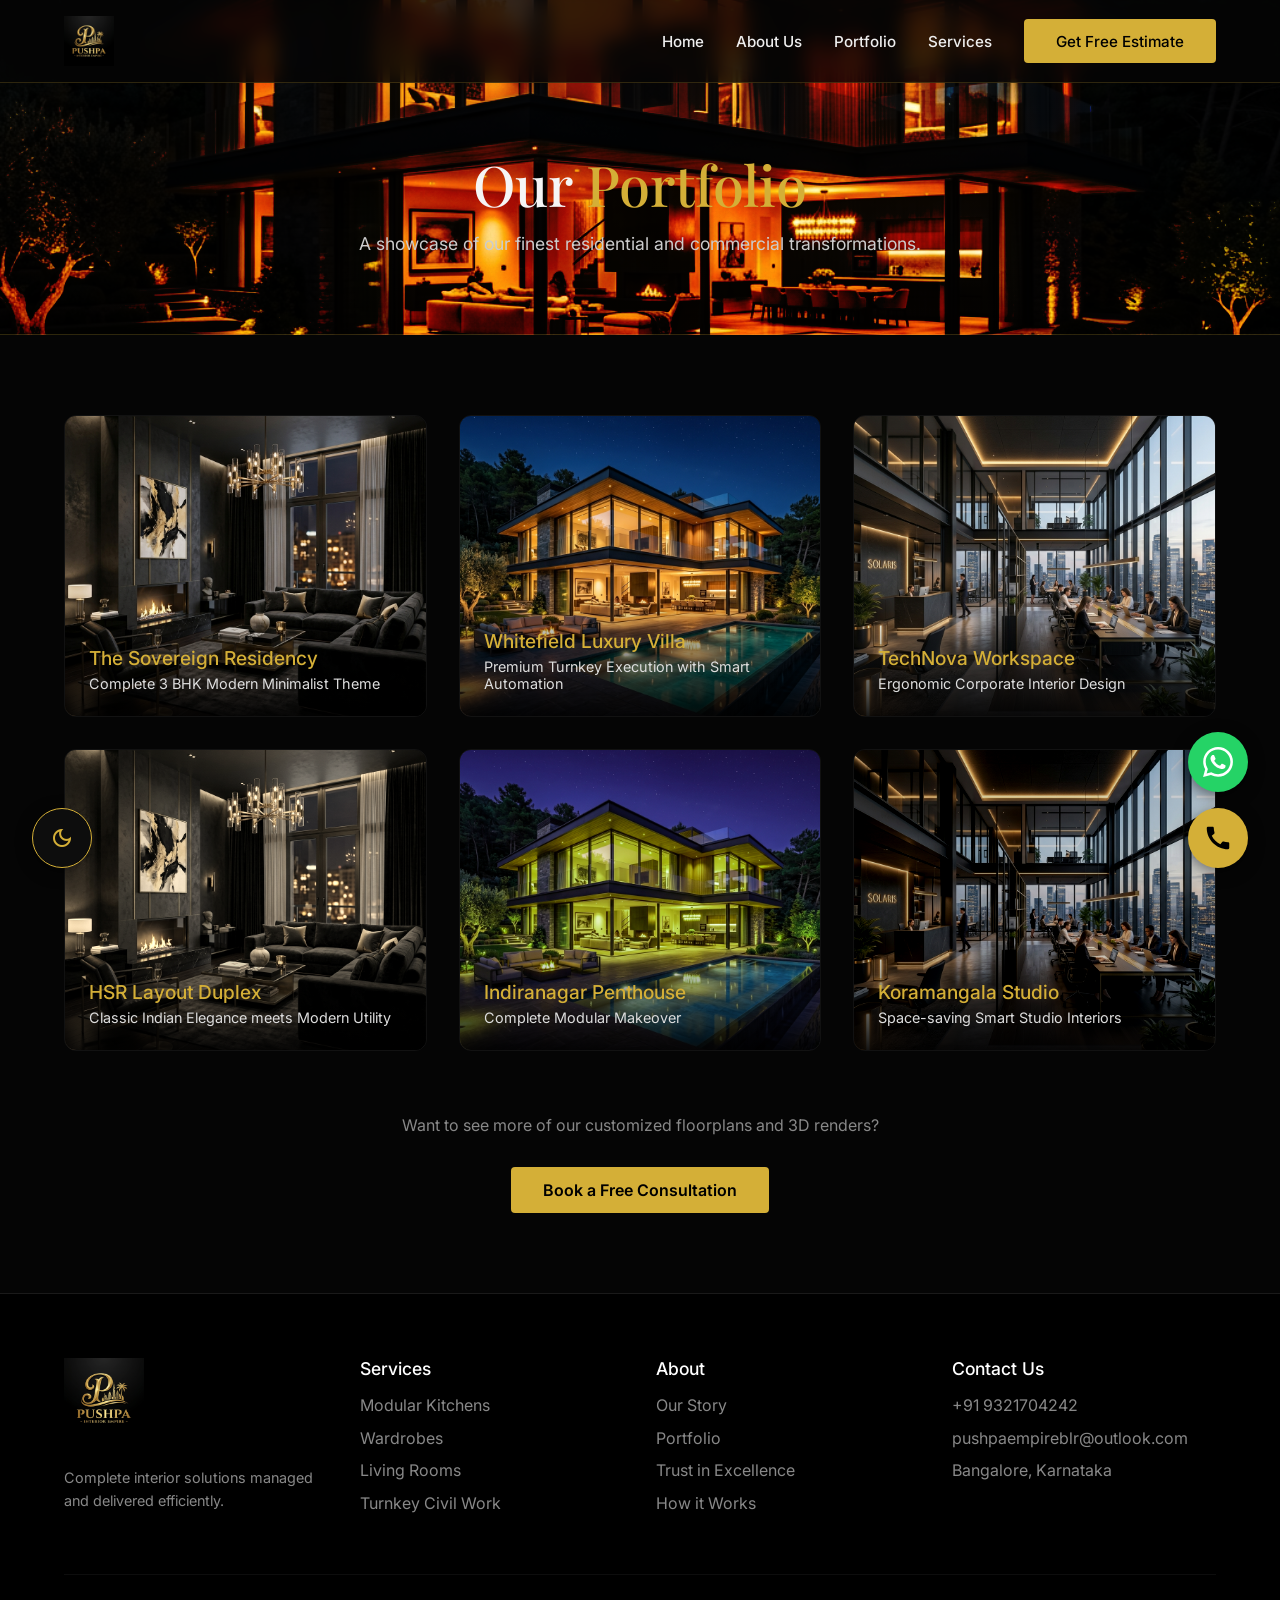
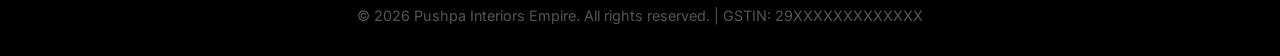
<file: portfolio.html>
<!DOCTYPE html>
<html lang="en">

<head>
    <meta charset="UTF-8">
    <meta name="viewport" content="width=device-width, initial-scale=1.0">
    <title>Portfolio | Pushpa Interiors Empire</title>
    <meta name="description"
        content="Explore the exquisite interior design portfolio by Pushpa Interiors Empire in Bangalore.">

    <link rel="preconnect" href="https://fonts.googleapis.com">
    <link rel="preconnect" href="https://fonts.gstatic.com" crossorigin>
    <link
        href="https://fonts.googleapis.com/css2?family=Inter:wght@300;400;500;600;700&family=Playfair+Display:ital,wght@0,400;0,600;0,700;1,400&display=swap"
        rel="stylesheet">
    <link rel="stylesheet"
        href="https://fonts.googleapis.com/css2?family=Material+Symbols+Outlined:opsz,wght,FILL,GRAD@24,200,0,0" />

    <link rel="stylesheet" href="style.css">
</head>

<body>

    <!-- Main Clean Header -->
    <header class="main-header">
        <div class="container nav-container">
            <div class="logo" style="display: flex; align-items: center;">
                <img src="assets/logo.png" alt="Pushpa Interiors Empire Logo" style="height: 50px;">
            </div>
            <ul class="nav-links">
                <li><a href="index.html">Home</a></li>
                <li><a href="about.html">About Us</a></li>
                <li><a href="portfolio.html" class="gold-text">Portfolio</a></li>
                <li><a href="index.html#services">Services</a></li>
                <li><a href="index.html#contact" class="btn-gold" style="color: #000;">Get Free Estimate</a></li>
            </ul>
            <div class="mobile-toggle">
                <span></span>
                <span></span>
                <span></span>
            </div>
        </div>
    </header>

    <!-- Page Header -->
    <section class="page-header" style="background-image: linear-gradient(180deg, rgba(10,10,10,0.9) 0%, rgba(5,5,5,1) 100%), url('assets/villa.png');">
        <div class="container">
            <h1 class="text-serif">Our <span class="gold-text">Portfolio</span></h1>
            <p>A showcase of our finest residential and commercial transformations.</p>
        </div>
    </section>

    <!-- Portfolio Gallery -->
    <section class="section-padding">
        <div class="container">
            
            <div class="portfolio-gallery">
                <!-- Project 1 -->
                <div class="portfolio-item">
                    <img src="assets/living-room.png" alt="Modern Living Room">
                    <div class="portfolio-overlay">
                        <h4>The Sovereign Residency</h4>
                        <p>Complete 3 BHK Modern Minimalist Theme</p>
                    </div>
                </div>
                <!-- Project 2 -->
                <div class="portfolio-item">
                    <img src="assets/villa.png" alt="Luxury Villa Design">
                    <div class="portfolio-overlay">
                        <h4>Whitefield Luxury Villa</h4>
                        <p>Premium Turnkey Execution with Smart Automation</p>
                    </div>
                </div>
                <!-- Project 3 -->
                <div class="portfolio-item">
                    <img src="assets/office.png" alt="Corporate Office">
                    <div class="portfolio-overlay">
                        <h4>TechNova Workspace</h4>
                        <p>Ergonomic Corporate Interior Design</p>
                    </div>
                </div>
                <!-- Project 4 -->
                <div class="portfolio-item">
                    <!-- Note: For demo we reuse images, ideally these would be unique assets -->
                    <img src="assets/living-room.png" alt="Classic Living Room" style="filter: sepia(0.5);">
                    <div class="portfolio-overlay">
                        <h4>HSR Layout Duplex</h4>
                        <p>Classic Indian Elegance meets Modern Utility</p>
                    </div>
                </div>
                <!-- Project 5 -->
                <div class="portfolio-item">
                    <img src="assets/villa.png" alt="Kitchen Design" style="filter: hue-rotate(30deg);">
                    <div class="portfolio-overlay">
                        <h4>Indiranagar Penthouse</h4>
                        <p>Complete Modular Makeover</p>
                    </div>
                </div>
                <!-- Project 6 -->
                <div class="portfolio-item">
                    <img src="assets/office.png" alt="Home Office" style="filter: brightness(0.8) contrast(1.2);">
                    <div class="portfolio-overlay">
                        <h4>Koramangala Studio</h4>
                        <p>Space-saving Smart Studio Interiors</p>
                    </div>
                </div>
            </div>
            
            <div style="text-align: center; margin-top: 4rem;">
                <p style="color: #888; margin-bottom: 2rem;">Want to see more of our customized floorplans and 3D renders?</p>
                <a href="index.html#contact" class="btn-gold">Book a Free Consultation</a>
            </div>

        </div>
    </section>

    <!-- Footer -->
    <footer class="footer">
        <div class="container">
            <div class="footer-grid">
                <div class="footer-col">
                    <div class="footer-logo">
                        <img src="assets/logo.png" alt="Pushpa Interiors Empire Logo" style="height: 80px; margin-bottom: 5px;">
                    </div>
                    <p style="color: #888; font-size: 0.9rem; line-height: 1.6;">Complete interior solutions managed and
                        delivered efficiently.</p>
                </div>
                <div class="footer-col">
                    <h4>Services</h4>
                    <ul>
                        <li><a href="index.html#services">Modular Kitchens</a></li>
                        <li><a href="index.html#services">Wardrobes</a></li>
                        <li><a href="index.html#services">Living Rooms</a></li>
                        <li><a href="index.html#services">Turnkey Civil Work</a></li>
                    </ul>
                </div>
                <div class="footer-col">
                    <h4>About</h4>
                    <ul>
                        <li><a href="about.html">Our Story</a></li>
                        <li><a href="portfolio.html">Portfolio</a></li>
                        <li><a href="index.html#trust">Trust in Excellence</a></li>
                        <li><a href="index.html#process">How it Works</a></li>
                    </ul>
                </div>
                <div class="footer-col">
                    <h4>Contact Us</h4>
                    <ul>
                        <li style="color:#888;">+91 9321704242</li>
                        <li><a href="mailto:pushpaempireblr@outlook.com">pushpaempireblr@outlook.com</a></li>
                        <li style="color:#888; margin-top:10px;">Bangalore, Karnataka</li>
                    </ul>
                </div>
            </div>
            <div class="footer-bottom">
                <p>&copy; 2026 Pushpa Interiors Empire. All rights reserved. | GSTIN: 29XXXXXXXXXXXXX</p>
            </div>
        </div>
    </footer>

    <!-- Fixed Contact Buttons -->
    <div class="floating-contact">
        <a href="https://wa.me/919321704242" target="_blank" class="action-btn whatsapp-btn" title="WhatsApp Us">
            <svg viewBox="0 0 24 24" fill="currentColor" width="30" height="30">
                <path d="M17.472 14.382c-.297-.149-1.758-.867-2.03-.967-.273-.099-.471-.148-.67.15-.197.297-.767.966-.94 1.164-.173.199-.347.223-.644.075-.297-.15-1.255-.463-2.39-1.475-.888-.788-1.489-1.761-1.662-2.06-.173-.297-.018-.458.13-.606.134-.133.298-.347.446-.52.149-.174.198-.298.298-.497.099-.198.05-.371-.025-.52-.075-.149-.669-1.612-.916-2.207-.242-.579-.487-.5-.669-.51-.173-.008-.371-.01-.57-.01-.198 0-.52.074-.792.372-.272.297-1.04 1.016-1.04 2.479 0 1.462 1.065 2.875 1.213 3.074.149.198 2.096 3.2 5.077 4.487.709.306 1.262.489 1.694.625.712.227 1.36.195 1.871.118.571-.085 1.758-.719 2.006-1.413.248-.694.248-1.289.173-1.413-.074-.124-.272-.198-.57-.347m-5.421 7.403h-.004a9.87 9.87 0 01-5.031-1.378l-.361-.214-3.741.982.998-3.648-.235-.374a9.86 9.86 0 01-1.51-5.26c.001-5.45 4.436-9.884 9.888-9.884 2.64 0 5.122 1.03 6.988 2.898a9.825 9.825 0 012.893 6.994c-.003 5.45-4.437 9.884-9.885 9.884m8.413-18.297A11.815 11.815 0 0012.05 0C5.495 0 .16 5.335.157 11.892c0 2.096.547 4.142 1.588 5.945L.057 24l6.305-1.654a11.882 11.882 0 005.683 1.448h.005c6.554 0 11.89-5.335 11.893-11.893a11.821 11.821 0 00-3.48-8.413z" />
            </svg>
        </a>
        <a href="tel:+919321704242" class="action-btn call-btn" title="Call Us">
            <svg viewBox="0 0 24 24" fill="currentColor" width="30" height="30">
                <path d="M20.01 15.38c-1.23 0-2.42-.2-3.53-.56a.977.977 0 00-1.01.24l-1.57 1.97c-2.83-1.35-5.48-3.9-6.89-6.83l1.95-1.66c.27-.28.35-.67.24-1.02-.37-1.11-.56-2.3-.56-3.53 0-.54-.45-.99-.99-.99H4.19C3.65 3 3 3.24 3 3.99 3 13.28 10.73 21 20.01 21c.71 0 .99-.63.99-1.18v-3.45c0-.54-.45-.99-.99-.99z" />
            </svg>
        </a>
    </div>

    <!-- Theme Mode Toggle -->
    <div class="theme-toggle-container">
        <button id="theme-toggle" class="action-btn theme-btn" title="Toggle Light/Dark Mode">
            <span class="material-symbols-outlined dark-icon">dark_mode</span>
            <span class="material-symbols-outlined light-icon" style="display:none;">light_mode</span>
        </button>
    </div>

    <script src="script.js"></script>
</body>

</html>
</file>
<file: style.css>
/* style.css - Pushpa Interiors Empire Revamped */

@import url('https://fonts.googleapis.com/css2?family=Inter:wght@300;400;500;600&family=Playfair+Display:ital,wght@0,400;0,600;0,700;1,400&display=swap');

:root {
    --color-bg: #050505;
    --color-bg-secondary: #0D0D0D;
    --color-text: #F5F5F5;
    --color-text-muted: #A0A0A0;
    --color-gold-light: #FBF5B7;
    --color-gold-mid: #D4AF37; /* Clean, elegant gold */
    --color-gold-dark: #AA771C;
    
    /* Elegant and simple frosted glass */
    --glass-bg: rgba(20, 20, 20, 0.4);
    --glass-border: rgba(255, 255, 255, 0.05);
    --glass-shadow: 0 8px 32px 0 rgba(0, 0, 0, 0.6);
}

* {
    margin: 0;
    padding: 0;
    box-sizing: border-box;
}

html, body {
    width: 100%;
    overflow-x: hidden;
    scroll-behavior: smooth;
    background-color: var(--color-bg);
    color: var(--color-text);
    font-family: 'Inter', sans-serif;
}

.text-serif { font-family: 'Playfair Display', serif; }
.text-sans { font-family: 'Inter', sans-serif; }

h1, h2, h3, h4 { font-weight: 500; line-height: 1.2; }
.text-large { font-size: 1.25rem; line-height: 1.6; }
.text-small { font-size: 0.875rem; }
.text-muted { color: var(--color-text-muted); }
.center { text-align: center; }

/* Clean Gold Text */
.gold-text {
    color: var(--color-gold-mid);
}

/* Beautiful Clean Buttons */
.btn-gold {
    display: inline-block;
    background: var(--color-gold-mid);
    color: #000;
    padding: 0.8rem 2rem;
    border-radius: 4px;
    text-decoration: none;
    font-family: 'Inter', sans-serif;
    font-weight: 600;
    cursor: pointer;
    border: none;
    transition: all 0.3s ease;
}
.btn-gold:hover {
    background: #e6c141;
    transform: translateY(-2px);
    box-shadow: 0 4px 15px rgba(212, 175, 55, 0.3);
}

.btn-gold-outline {
    display: inline-block;
    background: transparent;
    color: var(--color-gold-mid);
    border: 1px solid var(--color-gold-mid);
    padding: 0.8rem 2rem;
    border-radius: 4px;
    text-decoration: none;
    font-weight: 500;
    transition: all 0.3s ease;
}
.btn-gold-outline:hover {
    background: rgba(212, 175, 55, 0.1);
}

/* Clean Proper Glassmorphism */
.clean-glass {
    background: var(--glass-bg);
    backdrop-filter: blur(12px);
    -webkit-backdrop-filter: blur(12px);
    border: 1px solid var(--glass-border);
    box-shadow: var(--glass-shadow);
    border-radius: 12px;
}

/* Layout */
.container {
    width: 90%;
    max-width: 1200px;
    margin: 0 auto;
}
.section-padding { padding: 5rem 0; position: relative; }
.mb-4 { margin-bottom: 1.5rem; }
.mt-4 { margin-top: 1.5rem; }
.full-width { width: 100%; }

/* Main Header */
.main-header {
    position: fixed;
    top: 0;
    left: 0;
    width: 100%;
    z-index: 100;
    background: rgba(5, 5, 5, 0.8);
    backdrop-filter: blur(10px);
    border-bottom: 1px solid rgba(212, 175, 55, 0.2);
    padding: 1rem 0;
    transition: all 0.3s ease;
}
.nav-container { display: flex; justify-content: space-between; align-items: center; }
.logo { font-size: 1.6rem; font-weight: 700; letter-spacing: 1px; color: #fff;}
.logo span { color: var(--color-gold-mid); }
.nav-links { display: flex; list-style: none; gap: 2rem; align-items: center; }
.nav-links a { color: #eee; text-decoration: none; font-size: 0.95rem; font-weight: 500; transition: color 0.3s ease; }
.nav-links a:hover { color: var(--color-gold-mid); }
.mobile-toggle { display: none; flex-direction: column; gap: 5px; cursor: pointer; }
.mobile-toggle span { width: 30px; height: 2px; background-color: var(--color-gold-mid); transition: 0.3s; }

/* Hero Section with Lead Form */
.hero { 
    min-height: 100vh; 
    display: flex; 
    align-items: center; 
    padding-top: 80px; 
    background-image: url('assets/living-room.png');
    background-size: cover;
    background-position: center;
    position: relative;
}
.hero::before {
    content: '';
    position: absolute;
    top: 0; left: 0; width: 100%; height: 100%;
    background: linear-gradient(90deg, rgba(5,5,5,0.9) 0%, rgba(5,5,5,0.6) 100%);
    z-index: 1;
}
.hero-content {
    position: relative;
    z-index: 2;
    display: flex;
    justify-content: space-between;
    align-items: center;
    gap: 4rem;
}
.hero-text { flex: 1; }
.hero-text h1 { font-size: 3.5rem; margin-bottom: 1.5rem; line-height: 1.1; }
.hero-text p { font-size: 1.1rem; color: #ccc; margin-bottom: 2rem; max-width: 500px; line-height: 1.6;}
.hero-features {
    display: flex; gap: 1.5rem; margin-top: 2rem;
}
.hero-feature-item {
    display: flex; align-items: center; gap: 0.5rem; color: #eee; font-size: 0.9rem;
}
.hero-feature-item svg { width: 24px; height: 24px; color: var(--color-gold-mid); }

/* Interactive Liquid Glass Quote Form */
.interactive-quote-card {
    flex: 0 0 420px;
    background: rgba(10, 10, 10, 0.4);
    backdrop-filter: blur(25px);
    -webkit-backdrop-filter: blur(25px);
    border: 1px solid rgba(212, 175, 55, 0.3);
    border-radius: 12px;
    box-shadow: 0 15px 50px rgba(0,0,0,0.6);
    position: relative;
    overflow: hidden;
    padding: 3rem 2.5rem;
    animation: floatIn 1s cubic-bezier(0.2, 0.8, 0.2, 1);
}

@keyframes floatIn {
    0% { opacity: 0; transform: translateY(40px) scale(0.95); }
    100% { opacity: 1; transform: translateY(0) scale(1); }
}

.card-watermark {
    position: absolute;
    top: 1.5rem;
    right: 1.5rem;
    font-family: 'Playfair Display', serif;
    font-size: 1.2rem;
    color: rgba(255,255,255,0.2);
    z-index: 1;
    pointer-events: none;
}

.quote-steps-wrapper {
    position: relative;
    width: 100%;
    min-height: 400px;
    z-index: 2;
}

.quote-step {
    position: absolute;
    top: 0; left: 0; width: 100%;
    opacity: 0;
    pointer-events: none;
    transform: translateX(30px);
    filter: blur(5px);
    transition: all 0.5s cubic-bezier(0.25, 0.46, 0.45, 0.94);
}
.quote-step.active {
    opacity: 1;
    pointer-events: all;
    transform: translateX(0);
    filter: blur(0);
}
.quote-step.slide-out {
    transform: translateX(-30px);
    filter: blur(5px);
    opacity: 0;
}

.step-indicator {
    display: inline-block;
    font-size: 0.75rem;
    letter-spacing: 2px;
    margin-bottom: 1rem;
    font-weight: 600;
}

.quote-step h3 {
    font-size: 1.4rem;
    margin-bottom: 2rem;
    line-height: 1.4;
    color: #fff;
}

.selection-group {
    margin-bottom: 1.5rem;
}
.selection-group label {
    display: block;
    font-size: 0.85rem;
    color: #bbb;
    margin-bottom: 0.8rem;
}
.glass-radio-group {
    display: flex;
    flex-wrap: wrap;
    gap: 0.8rem;
}
.glass-radio {
    background: rgba(255,255,255,0.05);
    border: 1px solid rgba(212, 175, 55, 0.2);
    color: #fff;
    padding: 0.7rem 1.2rem;
    border-radius: 8px;
    font-family: 'Inter', sans-serif;
    font-size: 0.85rem;
    cursor: pointer;
    position: relative;
    overflow: hidden;
    transition: all 0.3s ease;
    flex: 1 1 auto;
    text-align: center;
}
.glass-radio span {
    position: relative;
    z-index: 2;
}
.glass-radio::before {
    content: '';
    position: absolute;
    top: 0; left: 0; width: 100%; height: 100%;
    background: linear-gradient(90deg, transparent, rgba(212, 175, 55, 0.8), transparent);
    z-index: 1;
    transform: translateX(-150%);
    transition: transform 0.5s cubic-bezier(0.2, 0.8, 0.2, 1);
}
.glass-radio.active {
    border-color: var(--color-gold-mid);
    background: rgba(212, 175, 55, 0.15);
    box-shadow: 0 0 15px rgba(212, 175, 55, 0.2);
}
.glass-radio.active::before {
    transform: translateX(150%); /* The liquid fill effect triggers then passes */
}

.btn-glowing-gold {
    width: 100%;
    background: var(--color-gold-mid);
    color: #000;
    padding: 1rem;
    border-radius: 8px;
    font-family: inherit;
    font-weight: 600;
    font-size: 1rem;
    border: none;
    cursor: pointer;
    margin-top: 1rem;
    box-shadow: 0 0 15px rgba(212, 175, 55, 0.5);
    animation: goldPulse 2s infinite ease-in-out;
    transition: transform 0.3s ease;
}
.btn-glowing-gold:hover {
    transform: translateY(-2px);
    box-shadow: 0 0 25px rgba(212, 175, 55, 0.7);
}

@keyframes goldPulse {
    0% { box-shadow: 0 0 15px rgba(212, 175, 55, 0.4); }
    50% { box-shadow: 0 0 30px rgba(212, 175, 55, 0.8); }
    100% { box-shadow: 0 0 15px rgba(212, 175, 55, 0.4); }
}

.form-inputs-group {
    display: flex;
    flex-direction: column;
    gap: 1.2rem;
    margin-bottom: 2rem;
}

.step-actions {
    display: flex;
    gap: 1rem;
    margin-top: 1rem;
}
.btn-glass {
    background: rgba(255,255,255,0.05);
    color: #fff;
    border: 1px solid rgba(255,255,255,0.2);
    padding: 1rem 1.5rem;
    border-radius: 8px;
    cursor: pointer;
    font-weight: 500;
    transition: all 0.3s ease;
}
.btn-glass:hover {
    background: rgba(255,255,255,0.1);
    border-color: #fff;
}
.submit-cta {
    flex: 1;
    margin-top: 0;
}

/* Why Choose Us (Badges) */
.why-us {
    background-color: var(--color-bg-secondary);
    border-top: 1px solid rgba(255,255,255,0.05);
    border-bottom: 1px solid rgba(255,255,255,0.05);
    padding: 4rem 0;
}
.badges-grid {
    display: grid;
    grid-template-columns: repeat(auto-fit, minmax(200px, 1fr));
    gap: 2rem;
    text-align: center;
}
.badge-item {
    padding: 2rem 1rem;
    background: var(--color-bg);
    border: 1px solid rgba(255,255,255,0.02);
    border-radius: 8px;
    transition: transform 0.3s ease;
}
.badge-item:hover { transform: translateY(-5px); border-color: rgba(212, 175, 55, 0.2); }
.badge-icon {
    width: 60px; height: 60px;
    margin: 0 auto 1rem;
    display: flex; align-items: center; justify-content: center;
    background: rgba(212, 175, 55, 0.1);
    border-radius: 50%;
    color: var(--color-gold-mid);
}

/* Services / Offerings */
.section-title { font-size: 2.5rem; margin-bottom: 1rem; }
.section-subtitle { color: #aaa; margin-bottom: 3rem; font-size: 1.1rem; }

.services-grid {
    display: grid;
    grid-template-columns: repeat(auto-fit, minmax(320px, 1fr));
    gap: 2rem;
}
.service-card {
    background: var(--color-bg-secondary);
    border-radius: 8px;
    overflow: hidden;
    border: 1px solid rgba(255,255,255,0.05);
    transition: all 0.3s ease;
}
.service-card:hover {
    border-color: var(--color-gold-mid);
    transform: translateY(-5px);
}
.service-img {
    height: 240px;
    width: 100%;
    object-fit: cover;
}
.service-content {
    padding: 2rem;
}
.service-content h3 { font-size: 1.3rem; margin-bottom: 0.5rem; color: var(--color-gold-mid);}
.service-content p { color: #aaa; font-size: 0.95rem; line-height: 1.5; margin-bottom: 1.5rem; }

/* How It Works (Process) */
.process { background: var(--color-bg-secondary); }
.process-grid {
    display: grid;
    grid-template-columns: repeat(auto-fit, minmax(220px, 1fr));
    gap: 2rem;
    position: relative;
}
.process-step {
    text-align: center;
    position: relative;
    padding: 2rem 1rem;
}
.step-number {
    width: 50px; height: 50px;
    background: var(--color-gold-mid);
    color: #000;
    font-size: 1.5rem; font-weight: 700;
    display: flex; align-items: center; justify-content: center;
    border-radius: 50%;
    margin: 0 auto 1rem;
}
.process-step h4 { font-size: 1.1rem; margin-bottom: 0.5rem; }
.process-step p { color: #888; font-size: 0.9rem; }

/* Contact CTA Section */
.cta-banner {
    background: linear-gradient(45deg, #1a1a1a, #0A0A0A);
    border: 1px solid rgba(212, 175, 55, 0.3);
    border-radius: 12px;
    padding: 4rem 2rem;
    text-align: center;
}

/* Footer */
.footer { border-top: 1px solid rgba(255,255,255,0.1); padding: 4rem 0 2rem; background: #000; }
.footer-logo { font-size: 1.8rem; margin-bottom: 1rem; }
.footer-grid {
    display: grid; grid-template-columns: repeat(auto-fit, minmax(200px, 1fr)); gap: 2rem; margin-bottom: 3rem;
}
.footer-col h4 { color: #fff; margin-bottom: 1rem; font-size: 1.1rem; }
.footer-col ul { list-style: none; }
.footer-col ul li { margin-bottom: 0.8rem; }
.footer-col a { color: #888; text-decoration: none; transition: color 0.3s; }
.footer-col a:hover { color: var(--color-gold-mid); }
.footer-bottom { text-align: center; padding-top: 2rem; border-top: 1px solid rgba(255,255,255,0.05); color: #555; font-size: 0.9rem; }

/* Sticky Contact */
.floating-contact { position: fixed; bottom: 2rem; right: 2rem; display: flex; flex-direction: column; gap: 1rem; z-index: 99; }
.action-btn {
    width: 60px; height: 60px; border-radius: 50%; 
    display: flex; align-items: center; justify-content: center; color: #fff;
    box-shadow: 0 4px 15px rgba(0,0,0,0.5); transition: all 0.3s ease; text-decoration: none;
}
.whatsapp-btn { background: #25D366; }
.whatsapp-btn:hover { background: #1ebe5d; transform: translateY(-3px); }
.call-btn { background: var(--color-gold-mid); color: #000; }
.call-btn:hover { background: #e6c141; transform: translateY(-3px); }

/* Trust in Excellence Stats */
.stats-section {
    position: relative;
    overflow: hidden;
    background-color: var(--color-bg);
}
.stats-bg-image {
    position: absolute;
    top: 0; left: 0; width: 100%; height: 100%;
    background-size: cover; background-position: center;
    filter: brightness(0.2) grayscale(0.5); 
    z-index: 0;
    transition: transform 0.4s ease;
}
.stats-grid {
    position: relative;
    z-index: 2;
    display: grid;
    grid-template-columns: repeat(4, 1fr);
    gap: 2rem;
    margin-top: 3rem;
}
.stat-card {
    background: rgba(0, 0, 0, 0.1);
    backdrop-filter: blur(20px);
    -webkit-backdrop-filter: blur(20px);
    border: 1px solid rgba(212, 175, 55, 0.2);
    border-radius: 16px;
    padding: 3rem 1.5rem;
    text-align: center;
    transition: all 0.4s cubic-bezier(0.25, 0.46, 0.45, 0.94);
    position: relative;
    overflow: hidden;
}
.stat-card::after {
    content: ''; position: absolute;
    top: 0; left: -100%; width: 50%; height: 100%;
    background: linear-gradient(90deg, transparent, rgba(212,175,55,0.2), transparent);
    transform: skewX(-20deg);
    transition: 0s;
}
.stat-card:hover::after {
    animation: shimmerSlide 0.8s ease-in-out forwards;
}
.stat-card:hover {
    backdrop-filter: blur(10px); 
    background: rgba(0, 0, 0, 0.05); 
    border-color: rgba(212, 175, 55, 0.8);
    transform: scale(1.05);
    box-shadow: 0 10px 30px rgba(0,0,0,0.5), inset 0 0 10px rgba(212,175,55,0.1);
}
.stat-number {
    font-family: 'Playfair Display', serif;
    font-size: 3.5rem;
    margin-bottom: 0.5rem;
    text-shadow: 0 0 20px rgba(212, 175, 55, 0.4);
}
.stat-text {
    font-family: 'Inter', sans-serif;
    color: #eee;
    font-size: 0.95rem;
    text-transform: uppercase;
    letter-spacing: 1px;
}
@keyframes shimmerSlide { 0% { left: -100%; } 100% { left: 200%; } }

/* End-to-End Solutions Grid */
.solutions-grid {
    display: grid;
    grid-template-columns: repeat(5, 1fr);
    gap: 1.5rem;
}
.solution-card {
    background: rgba(255, 255, 255, 0.05); /* very subtle base */
    backdrop-filter: blur(20px);
    -webkit-backdrop-filter: blur(20px);
    border: 1px solid rgba(212, 175, 55, 0.2); /* thin gold border */
    border-radius: 12px;
    padding: 2.5rem 1rem;
    text-align: center;
    transition: all 0.4s cubic-bezier(0.25, 0.46, 0.45, 0.94);
    opacity: 0; 
    transform: translateY(30px);
}
.solution-card.active {
    opacity: 1;
    transform: translateY(0);
}
.solution-card:hover {
    background: rgba(255, 255, 255, 0.15); /* refract intensity on hover */
    border-color: rgba(212, 175, 55, 1);
    box-shadow: 0 0 20px rgba(212, 175, 55, 0.3), inset 0 0 10px rgba(212, 175, 55, 0.1);
    transform: translateY(-8px);
}
.solution-icon {
    font-size: 2.8rem;
    color: var(--color-gold-mid);
    margin-bottom: 1rem;
    transition: all 0.4s ease;
    display: inline-block;
}
.solution-card:hover .solution-icon {
    color: var(--color-gold-light);
    text-shadow: 0 0 15px var(--color-gold-mid);
    transform: scale(1.1);
}
.solution-card h5 {
    font-family: 'Inter', sans-serif;
    font-size: 0.95rem;
    font-weight: 500;
    color: #fff;
    letter-spacing: 0.5px;
}

/* Responsive */
@media (max-width: 1024px) {
    .solutions-grid { grid-template-columns: repeat(3, 1fr); }
    .stats-grid { grid-template-columns: repeat(2, 1fr); gap: 1.5rem; }
}

@media (max-width: 992px) {
    .hero-content { flex-direction: column; text-align: center; gap: 2.5rem; }
    .hero-text h1 { font-size: 2.8rem; }
    .hero-text p { margin: 0 auto 2rem; max-width: 100%; }
    .hero-features { justify-content: center; flex-wrap: wrap; }
    .interactive-quote-card { width: 100%; max-width: 550px; margin: 0 auto; flex: 1 1 auto; }
}

@media (max-width: 768px) {
    .section-title { font-size: 2rem; }
    .section-subtitle { font-size: 1rem; margin-bottom: 2rem; }
    .section-padding { padding: 3rem 0; }
    .solutions-grid { grid-template-columns: repeat(2, 1fr); gap: 1rem; }
    .solution-card { padding: 1.5rem 1rem; }
    .stats-grid { grid-template-columns: 1fr; }
    .nav-links {
        display: none; position: absolute; top: 100%; left: 0; width: 100%;
        background: rgba(5,5,5,0.95); flex-direction: column; padding: 2rem;
        border-bottom: 1px solid rgba(212,175,55,0.2); border-top: 1px solid rgba(255,255,255,0.05);
    }
    .nav-links.active { display: flex; }
    .mobile-toggle { display: flex; }
    .hero-text h1 { font-size: 2.2rem; }
    .interactive-quote-card { padding: 1.5rem; max-width: 100%; }
    .quote-step h3 { font-size: 1.2rem; margin-bottom: 1.5rem; }
    .services-grid { grid-template-columns: 1fr; }
    .badges-grid { grid-template-columns: repeat(2, 1fr); gap: 1rem; }
    .badge-item { padding: 1.5rem 1rem; }
    .process-grid { grid-template-columns: 1fr; gap: 2rem; }
    .footer-grid { grid-template-columns: 1fr; text-align: center; gap: 2rem; }
    .footer-logo { display: flex; justify-content: center; }
    .action-btn { width: 50px; height: 50px; }
    .floating-contact { bottom: 1.5rem; right: 1.5rem; gap: 0.8rem; }
    .theme-toggle-container { bottom: 1.5rem; left: 1.5rem; }
}

@media (max-width: 480px) {
    .hero-text h1 { font-size: 1.8rem; }
    .hero-text p { font-size: 0.95rem; }
    .solutions-grid { grid-template-columns: 1fr; }
    .badges-grid { grid-template-columns: 1fr; }
    .stat-number { font-size: 2.8rem; }
    .btn-gold, .btn-gold-outline, .btn-glowing-gold { padding: 0.8rem 1.2rem; font-size: 0.95rem; }
    .glass-radio { padding: 0.6rem 0.8rem; font-size: 0.8rem; }
}

/* ---------------------------------------------------
   Luxury Unboxing Master Transition 
--------------------------------------------------- */
#unboxing-overlay {
    position: fixed;
    top: 0; left: 0; width: 100vw; height: 100vh;
    z-index: 999999;
    pointer-events: none;
    perspective: 1500px;
    display: none;
}
#unboxing-overlay.active {
    display: block;
    pointer-events: all;
}

/* The Box Quadrants */
.box-quadrant {
    position: absolute;
    width: 50vw; height: 50vh;
    background: rgba(10, 10, 10, 0.98);
    backdrop-filter: blur(30px);
    -webkit-backdrop-filter: blur(30px);
    border: 1px solid rgba(212, 175, 55, 0.2);
    transition: transform 0.8s cubic-bezier(0.7, 0, 0.3, 1), opacity 0.8s ease;
    opacity: 0;
    transform-style: preserve-3d;
}
.quad-tl { top: 0; left: 0; transform-origin: top left; }
.quad-tr { top: 0; right: 0; transform-origin: top right; }
.quad-bl { bottom: 0; left: 0; transform-origin: bottom left; }
.quad-br { bottom: 0; right: 0; transform-origin: bottom right; }

/* The Metallic Gold Ribbon */
.gold-ribbon {
    position: absolute;
    top: 50%; left: 50%;
    width: 0%; height: 4px;
    background: linear-gradient(90deg, transparent, var(--color-gold-light), var(--color-gold-mid), transparent);
    transform: translate(-50%, -50%);
    box-shadow: 0 0 20px rgba(212, 175, 55, 0.8);
    opacity: 0;
    z-index: 10;
}

/* Brand Logo Glowing */
.transition-logo {
    position: absolute;
    top: 50%; left: 50%;
    transform: translate(-50%, -50%) scale(0);
    font-family: 'Playfair Display', serif;
    font-size: 3.5rem;
    color: #fff;
    text-shadow: 0 0 30px rgba(212, 175, 55, 0.8);
    opacity: 0;
    z-index: 11;
}

/* Liquid Reveal Base */
.liquid-reveal-bubble {
    position: absolute;
    top: 50%; left: 50%;
    width: 20px; height: 20px;
    background: rgba(255, 255, 255, 0.05);
    backdrop-filter: blur(20px);
    border-radius: 50%;
    transform: translate(-50%, -50%) scale(0);
    z-index: 5;
    pointer-events: none;
    box-shadow: inset 0 0 50px rgba(212, 175, 55, 0.5);
}

/* Light Leak */
.lens-flare {
    position: absolute;
    top: 0; left: -100%;
    width: 50vw; height: 100vh;
    background: linear-gradient(90deg, transparent, rgba(212, 175, 55, 0.2), transparent);
    transform: skewX(-20deg);
    z-index: 12;
    pointer-events: none;
}

/* Triggers */
#unboxing-overlay.animating .box-quadrant { opacity: 1; }

#unboxing-overlay.opening .quad-tl { transform: rotateX(90deg) rotateY(-90deg); opacity: 0; }
#unboxing-overlay.opening .quad-tr { transform: rotateX(90deg) rotateY(90deg); opacity: 0; }
#unboxing-overlay.opening .quad-bl { transform: rotateX(-90deg) rotateY(-90deg); opacity: 0; }
#unboxing-overlay.opening .quad-br { transform: rotateX(-90deg) rotateY(90deg); opacity: 0; }

#unboxing-overlay.animating .gold-ribbon {
    animation: ribbonSnap 0.4s cubic-bezier(0.7, 0, 0.3, 1) forwards;
}

#unboxing-overlay.opening .transition-logo {
    animation: logoShrink 0.8s cubic-bezier(0.7, 0, 0.3, 1) forwards;
}

#unboxing-overlay.opening .liquid-reveal-bubble {
    animation: bubbleExpand 0.8s cubic-bezier(0.7, 0, 0.3, 1) forwards;
}

#unboxing-overlay.opening .lens-flare {
    animation: flareSweep 0.8s ease-in-out forwards;
}

/* Animations */
@keyframes ribbonSnap {
    0% { width: 0%; opacity: 1; }
    80% { width: 100%; opacity: 1; }
    100% { width: 100%; opacity: 0; transform: translate(-50%, -50%) scaleY(0); }
}

@keyframes logoShrink {
    0% { top: 50%; left: 50%; transform: translate(-50%, -50%) scale(1); opacity: 1;}
    80% { top: 30px; left: 10vw; transform: translate(0, 0) scale(0.5); opacity: 0.5; }
    100% { top: 30px; left: 10vw; transform: translate(0, 0) scale(0.3); opacity: 0; }
}

@keyframes bubbleExpand {
    0% { transform: translate(-50%, -50%) scale(0); opacity: 1; }
    100% { transform: translate(-50%, -50%) scale(250); opacity: 0; }
}

@keyframes flareSweep {
    0% { left: -100%; }
    100% { left: 200%; }
}

/* Light Mode Variables & Overrides */
body.light-mode {
    --color-bg: #FAFAFA;
    --color-bg-secondary: #EBEBEB;
    --color-text: #1A1A1A;
    --color-text-muted: #666666;
    --glass-bg: rgba(255, 255, 255, 0.7);
    --glass-border: rgba(0, 0, 0, 0.1);
    --glass-shadow: 0 8px 32px 0 rgba(0, 0, 0, 0.1);
}

body.light-mode .main-header {
    background: rgba(250, 250, 250, 0.95);
    border-bottom: 1px solid rgba(0, 0, 0, 0.05);
}
body.light-mode .logo { color: var(--color-text); }
body.light-mode .nav-links a { color: var(--color-text); }
body.light-mode .hero::before {
    background: linear-gradient(90deg, rgba(250,250,250,0.95) 0%, rgba(250,250,250,0.7) 100%);
}
body.light-mode .hero-text p { color: var(--color-text-muted); }
body.light-mode .hero-feature-item { color: var(--color-text); }
body.light-mode .interactive-quote-card {
    background: rgba(255, 255, 255, 0.7);
    border: 1px solid rgba(0, 0, 0, 0.1);
    box-shadow: 0 15px 50px rgba(0,0,0,0.1);
}
body.light-mode .quote-step h3 { color: var(--color-text); }
body.light-mode .selection-group label { color: var(--color-text-muted); }
body.light-mode .glass-radio {
    background: rgba(0,0,0,0.03);
    border: 1px solid rgba(0,0,0,0.1);
    color: var(--color-text);
}
body.light-mode .glass-radio.active {
    background: rgba(212, 175, 55, 0.15);
    border-color: var(--color-gold-mid);
}
body.light-mode .form-input, body.light-mode input {
    background: rgba(255,255,255,0.8);
    color: var(--color-text);
}
body.light-mode .btn-glass {
    background: rgba(0,0,0,0.05);
    color: var(--color-text);
    border: 1px solid rgba(0,0,0,0.15);
}
body.light-mode .btn-glass:hover {
    background: rgba(0,0,0,0.1);
    border-color: var(--color-text);
}
body.light-mode .why-us, 
body.light-mode .process { 
    border-color: rgba(0,0,0,0.05);
}
body.light-mode .badge-item { background: var(--color-bg); }
body.light-mode .section-subtitle { color: var(--color-text-muted); }
body.light-mode .service-card { border-color: rgba(0,0,0,0.05); }
body.light-mode .service-content p { color: var(--color-text-muted); }
body.light-mode .cta-banner {
    background: linear-gradient(45deg, #f0f0f0, #e8e8e8);
    border-color: rgba(0,0,0,0.1);
}
body.light-mode .cta-banner p { color: var(--color-text-muted); }
body.light-mode .footer { background: #e0e0e0; border-color: rgba(0,0,0,0.05); }
body.light-mode .footer-col h4 { color: var(--color-text); }
body.light-mode .footer-bottom { border-color: rgba(0,0,0,0.1); }
body.light-mode .stat-card {
    background: rgba(255, 255, 255, 0.4);
    border-color: rgba(0,0,0,0.1);
}
body.light-mode .stat-text { color: var(--color-text); }
body.light-mode .solution-card {
    background: rgba(0, 0, 0, 0.02);
    border-color: rgba(0, 0, 0, 0.1);
}
body.light-mode .solution-card h5 { color: var(--color-text); }
body.light-mode .solution-card:hover { border-color: var(--color-gold-mid); }
body.light-mode .box-quadrant {
    background: rgba(250, 250, 250, 0.98);
}
body.light-mode .transition-logo { color: var(--color-text); }

/* Theme Toggle Button Styles */
.theme-toggle-container {
    position: fixed;
    bottom: 2rem;
    left: 2rem;
    z-index: 99;
}
.theme-btn {
    background: var(--color-bg-secondary);
    color: var(--color-gold-mid);
    border: 1px solid var(--color-gold-mid);
}
.theme-btn:hover {
    background: rgba(212, 175, 55, 0.1);
    transform: translateY(-3px);
}

/* ---------------------------------------------------
   Subpage Specific Styles (About, Portfolio)
--------------------------------------------------- */
.page-header {
    padding: 150px 0 80px;
    background: linear-gradient(180deg, rgba(10,10,10,0.9) 0%, rgba(5,5,5,1) 100%), url('assets/living-room.png');
    background-size: cover;
    background-position: center;
    background-blend-mode: overlay;
    text-align: center;
    border-bottom: 1px solid rgba(212, 175, 55, 0.2);
}
.page-header h1 {
    font-size: 3.5rem;
    margin-bottom: 1rem;
}
.page-header p {
    font-size: 1.1rem;
    color: #ccc;
    max-width: 600px;
    margin: 0 auto;
}

/* About Page */
.about-content-wrapper {
    display: flex;
    gap: 4rem;
    align-items: center;
}
.about-text {
    flex: 1;
}
.about-text p {
    font-size: 1.05rem;
    color: #bbb;
    margin-bottom: 1.5rem;
    line-height: 1.8;
}
.about-image {
    flex: 1;
    position: relative;
}
.about-image img {
    width: 100%;
    border-radius: 12px;
    box-shadow: 0 15px 40px rgba(0,0,0,0.5);
    border: 1px solid rgba(212, 175, 55, 0.3);
}

/* Portfolio Page */
.portfolio-gallery {
    display: grid;
    grid-template-columns: repeat(auto-fill, minmax(350px, 1fr));
    gap: 2rem;
}
.portfolio-item {
    position: relative;
    border-radius: 12px;
    overflow: hidden;
    group: relative;
    border: 1px solid rgba(255,255,255,0.05);
    transition: all 0.4s ease;
}
.portfolio-item:hover {
    border-color: var(--color-gold-mid);
    transform: translateY(-5px);
    box-shadow: 0 10px 30px rgba(212, 175, 55, 0.2);
}
.portfolio-item img {
    width: 100%;
    height: 300px;
    object-fit: cover;
    display: block;
    transition: transform 0.6s ease;
}
.portfolio-item:hover img {
    transform: scale(1.05);
}
.portfolio-overlay {
    position: absolute;
    bottom: 0; left: 0; width: 100%;
    background: linear-gradient(0deg, rgba(0,0,0,0.9) 0%, transparent 100%);
    padding: 2rem 1.5rem 1.5rem;
}
.portfolio-overlay h4 {
    font-size: 1.2rem;
    color: var(--color-gold-mid);
    margin-bottom: 0.3rem;
}
.portfolio-overlay p {
    font-size: 0.9rem;
    color: #ddd;
}

@media (max-width: 768px) {
    .page-header h1 { font-size: 2.5rem; }
    .about-content-wrapper { flex-direction: column; }
    .portfolio-gallery { grid-template-columns: 1fr; }
}

/* ---------------------------------------------------
   Reviews Section
--------------------------------------------------- */
.reviews-slider-wrapper {
    position: relative;
    display: flex;
    align-items: center;
    gap: 1rem;
    margin-top: 2rem;
}
.reviews-slider {
    display: flex;
    overflow-x: auto;
    scroll-snap-type: x mandatory;
    scroll-behavior: smooth;
    gap: 2rem;
    padding: 1rem 0 2rem; /* space for box shadows */
    flex: 1;
    -ms-overflow-style: none; /* IE and Edge */
    scrollbar-width: none; /* Firefox */
}
.reviews-slider::-webkit-scrollbar { display: none; }

.review-card {
    background: rgba(255, 255, 255, 0.05);
    border: 1px solid rgba(212, 175, 55, 0.15);
    border-radius: 12px;
    padding: 2.5rem 2rem;
    position: relative;
    transition: transform 0.3s ease;
    flex: 0 0 calc(33.333% - 1.35rem); /* roughly 3 cards on desktop */
    min-width: 320px;
    scroll-snap-align: center;
}
@media (max-width: 992px) {
    .review-card { flex: 0 0 calc(50% - 1rem); }
}
@media (max-width: 768px) {
    .review-card { 
        flex: 0 0 85%; 
        min-width: 260px; 
        padding: 1.5rem; /* Reduces tall cards */
    }
    .reviews-slider-wrapper { margin-left: -1rem; margin-right: -1rem; padding: 0 1rem; }
    .review-text {
        font-size: 0.85rem; 
        line-height: 1.5;
        margin-bottom: 1rem;
    }
    .review-author img { width: 40px; height: 40px; }
    .review-author h4 { font-size: 0.95rem; }
    .review-stars span { font-size: 1.25rem; letter-spacing: 1px; }
}
.review-card:hover {
    transform: translateY(-5px);
    border-color: rgba(212, 175, 55, 0.4);
    box-shadow: 0 10px 30px rgba(0,0,0,0.3);
}

.review-header {
    display: flex;
    justify-content: space-between;
    align-items: flex-start;
    margin-bottom: 1rem;
}
.review-stars {
    color: var(--color-gold-mid);
    display: flex;
    gap: 0.2rem;
}
.review-stars span { font-size: 1.5rem; letter-spacing: 2px; text-shadow: 0 0 10px rgba(212,175,55,0.4); }

.review-text {
    font-size: 0.95rem;
    color: #ccc;
    font-style: italic;
    margin-bottom: 1.5rem;
    line-height: 1.7;
}

.review-author {
    display: flex;
    align-items: center;
    gap: 1rem;
    border-top: 1px solid rgba(255,255,255,0.05);
    padding-top: 1rem;
}
.review-author img {
    width: 50px;
    height: 50px;
    border-radius: 50%;
    object-fit: cover;
    border: 2px solid var(--color-gold-mid);
}
.review-author h4 {
    color: #fff;
    font-size: 1.05rem;
    margin-bottom: 0.2rem;
}
.review-author span {
    color: #888;
    font-size: 0.85rem;
}

body.light-mode .review-card {
    background: rgba(0,0,0,0.02);
    border-color: rgba(0,0,0,0.1);
}
body.light-mode .review-text { color: var(--color-text-muted); }
body.light-mode .review-author h4 { color: var(--color-text); }
body.light-mode .review-author { border-color: rgba(0,0,0,0.1); }

/* ---------------------------------------------------
   Before & After Slider
--------------------------------------------------- */
.ba-slider-container {
    position: relative;
    max-width: 900px;
    margin: 3rem auto 0;
    overflow: hidden;
    border-radius: 12px;
    border: 1px solid rgba(212, 175, 55, 0.3);
    box-shadow: 0 15px 40px rgba(0,0,0,0.5);
}
.ba-slider {
    position: relative;
    width: 100%;
    aspect-ratio: 16 / 9;
}
.ba-image {
    position: absolute;
    top: 0; left: 0;
    width: 100%; height: 100%;
    user-select: none;
    pointer-events: none;
}
.ba-image img {
    width: 100%; height: 100%;
    object-fit: cover;
}
.ba-after {
    clip-path: polygon(0 0, 50% 0, 50% 100%, 0 100%);
    z-index: 2;
}
.ba-handle {
    position: absolute;
    top: 0; bottom: 0;
    left: 50%;
    width: 4px;
    background: var(--color-gold-mid);
    transform: translateX(-50%);
    pointer-events: none;
    z-index: 3;
    display: flex;
    align-items: center;
    justify-content: center;
}
.ba-handle span {
    background: var(--color-gold-mid);
    color: #000;
    width: 40px; height: 40px;
    border-radius: 50%;
    display: flex;
    align-items: center;
    justify-content: center;
    font-size: 1.5rem;
    box-shadow: 0 0 15px rgba(0,0,0,0.5);
    border: 3px solid #fff;
}
.ba-slider-input {
    position: absolute;
    top: 0; left: 0;
    width: 100%; height: 100%;
    background: transparent;
    appearance: none;
    -webkit-appearance: none;
    outline: none;
    z-index: 4;
    cursor: ew-resize;
    margin: 0;
    touch-action: pan-y;
    -webkit-tap-highlight-color: transparent;
}
.ba-slider-input::-webkit-slider-thumb {
    appearance: none;
    -webkit-appearance: none;
    width: 60px; height: 600px;
    background: transparent;
    cursor: ew-resize;
}
.ba-slider-input::-moz-range-thumb {
    width: 60px; height: 600px;
    background: transparent;
    cursor: ew-resize;
    border: none;
}
.ba-label {
    position: absolute;
    top: 1rem;
    padding: 0.5rem 1rem;
    background: rgba(0,0,0,0.7);
    color: #fff;
    border-radius: 4px;
    font-size: 0.9rem;
    font-weight: 600;
    z-index: 10;
    border: 1px solid rgba(255,255,255,0.2);
}
.label-before { right: 1rem; }
.label-after { left: 1rem; }
</file>
